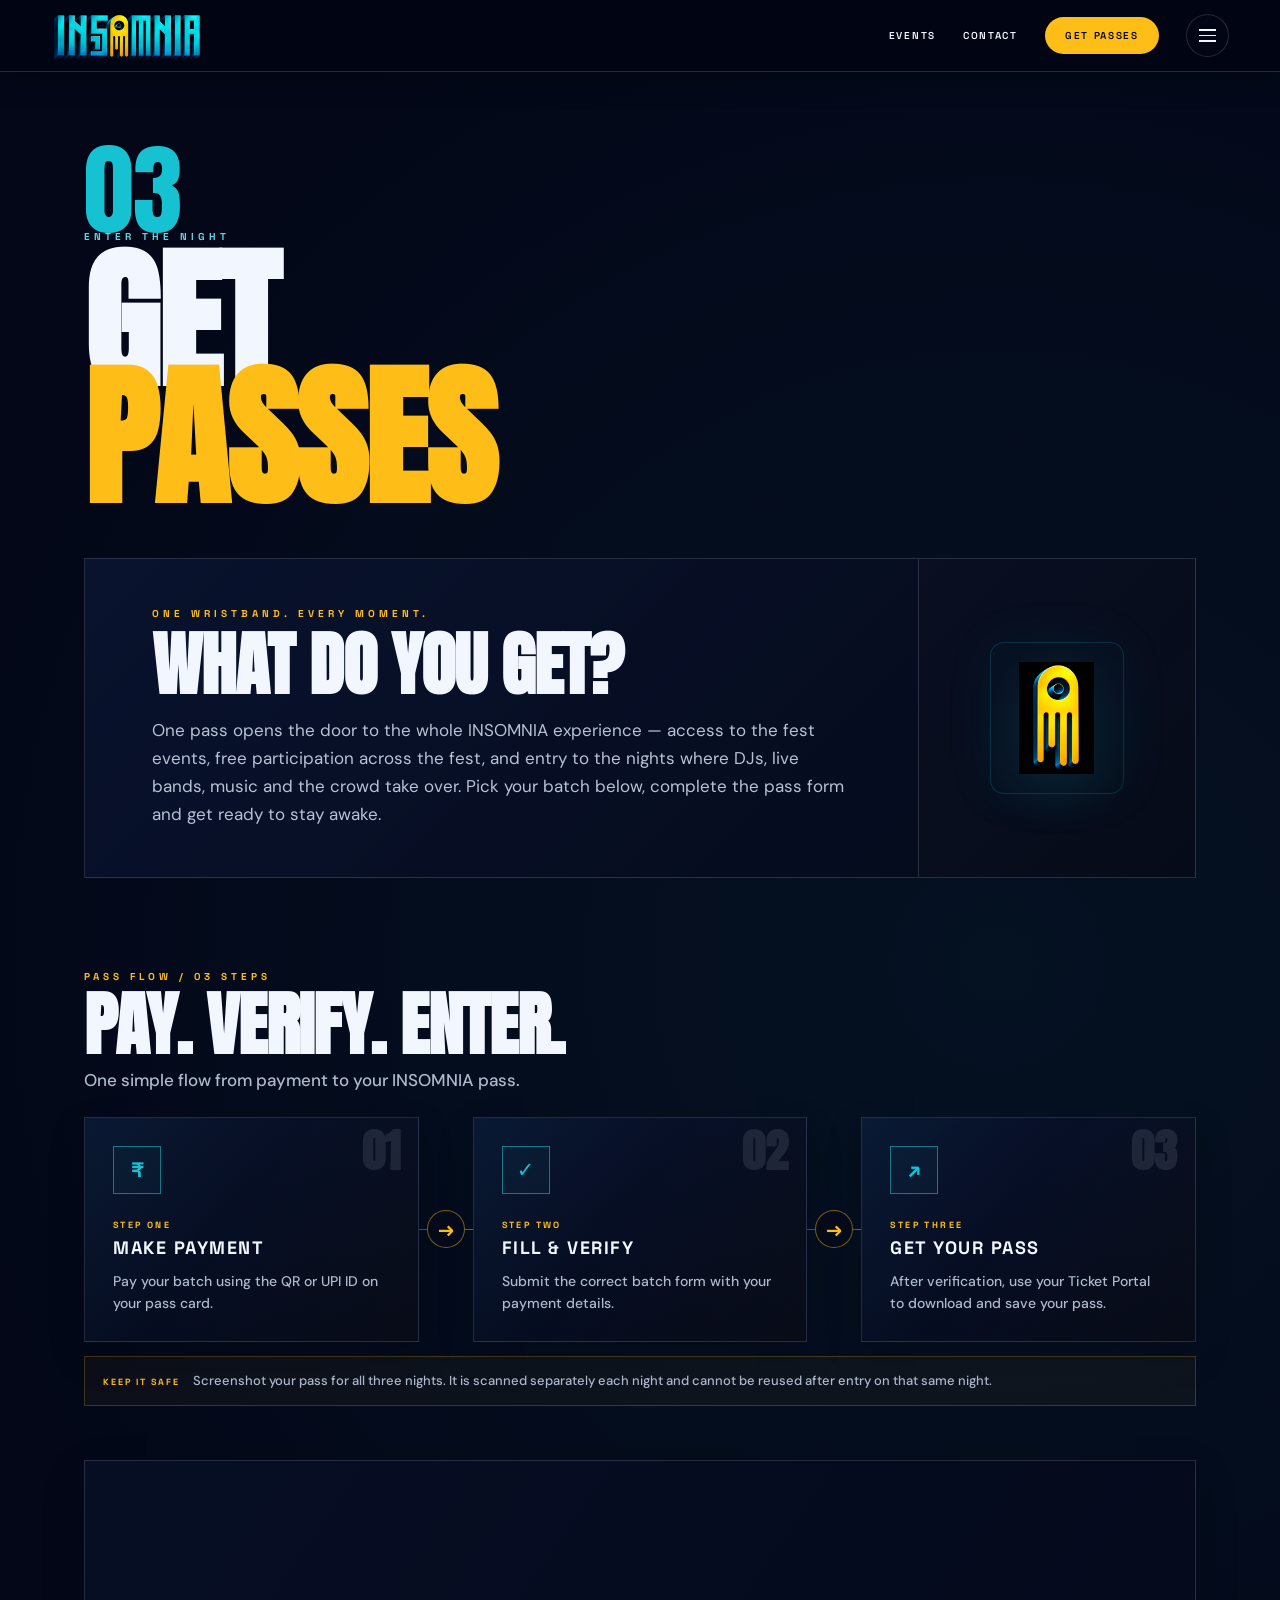
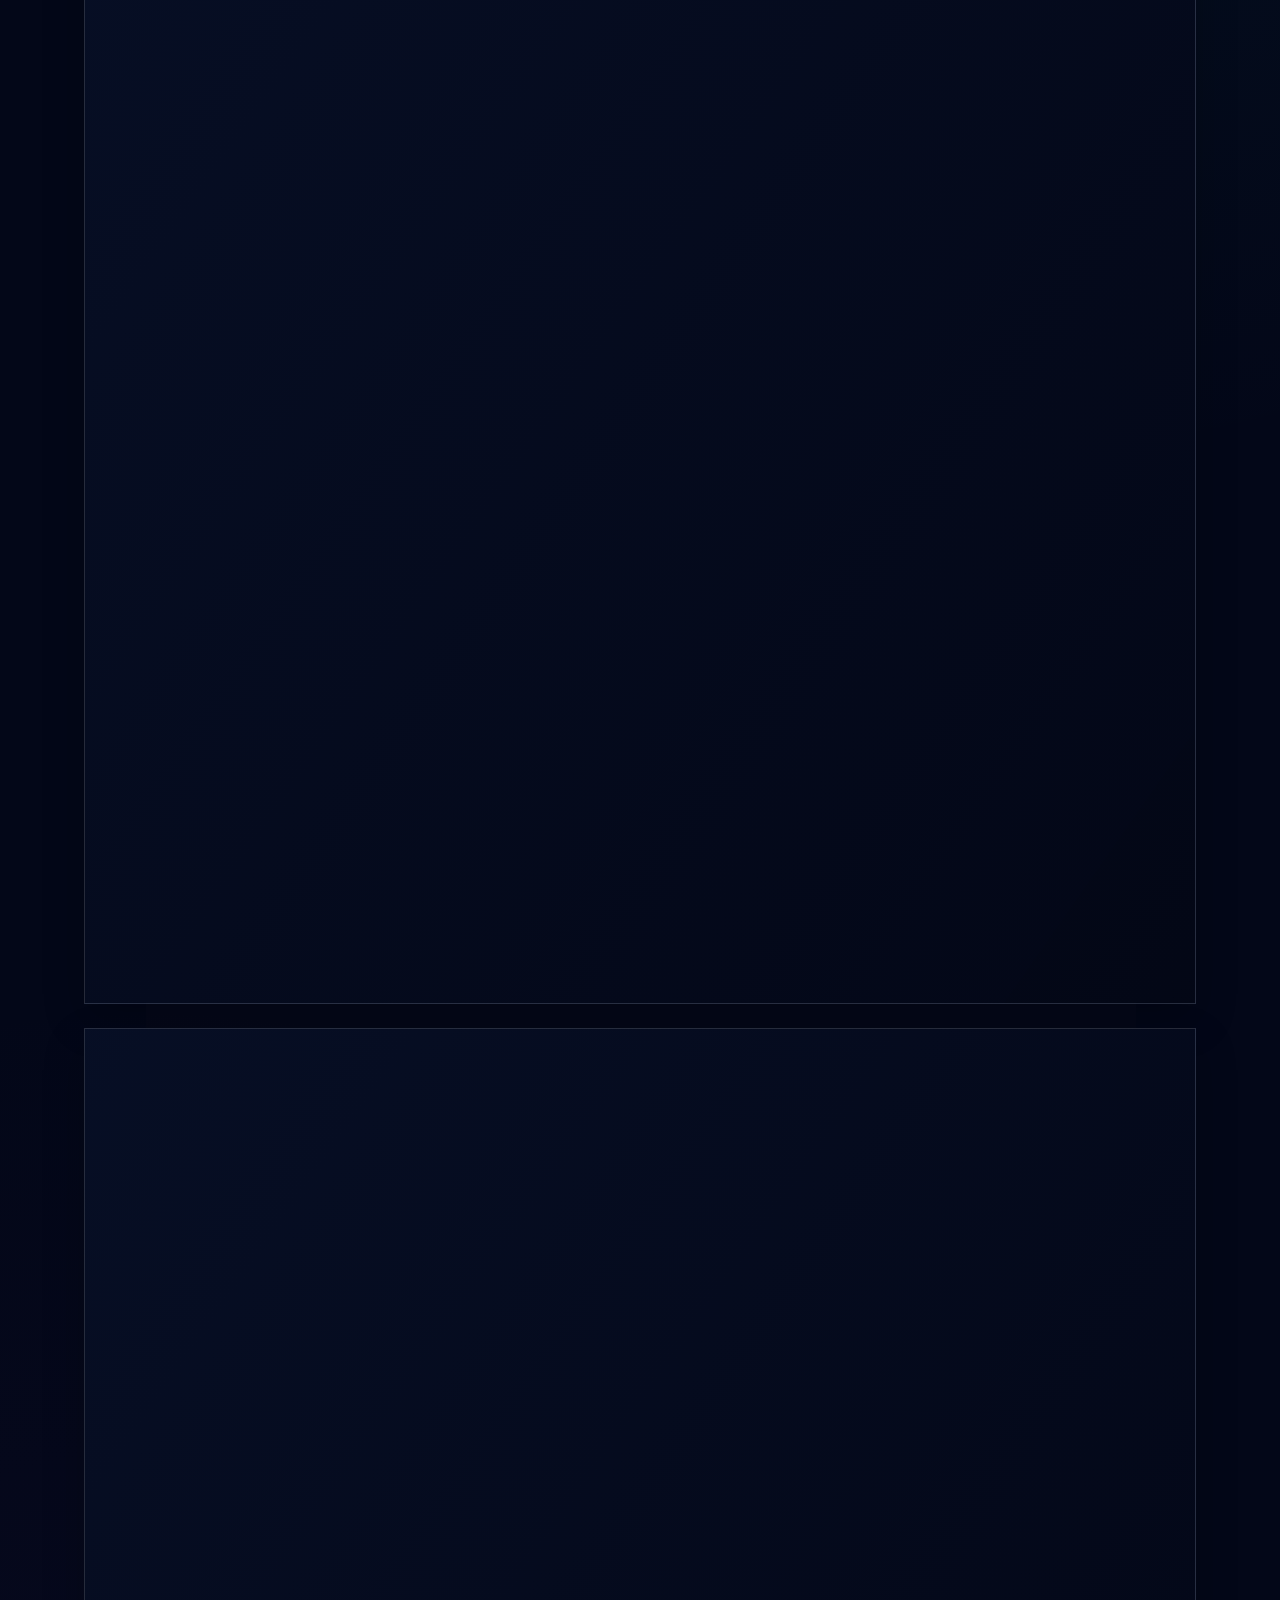
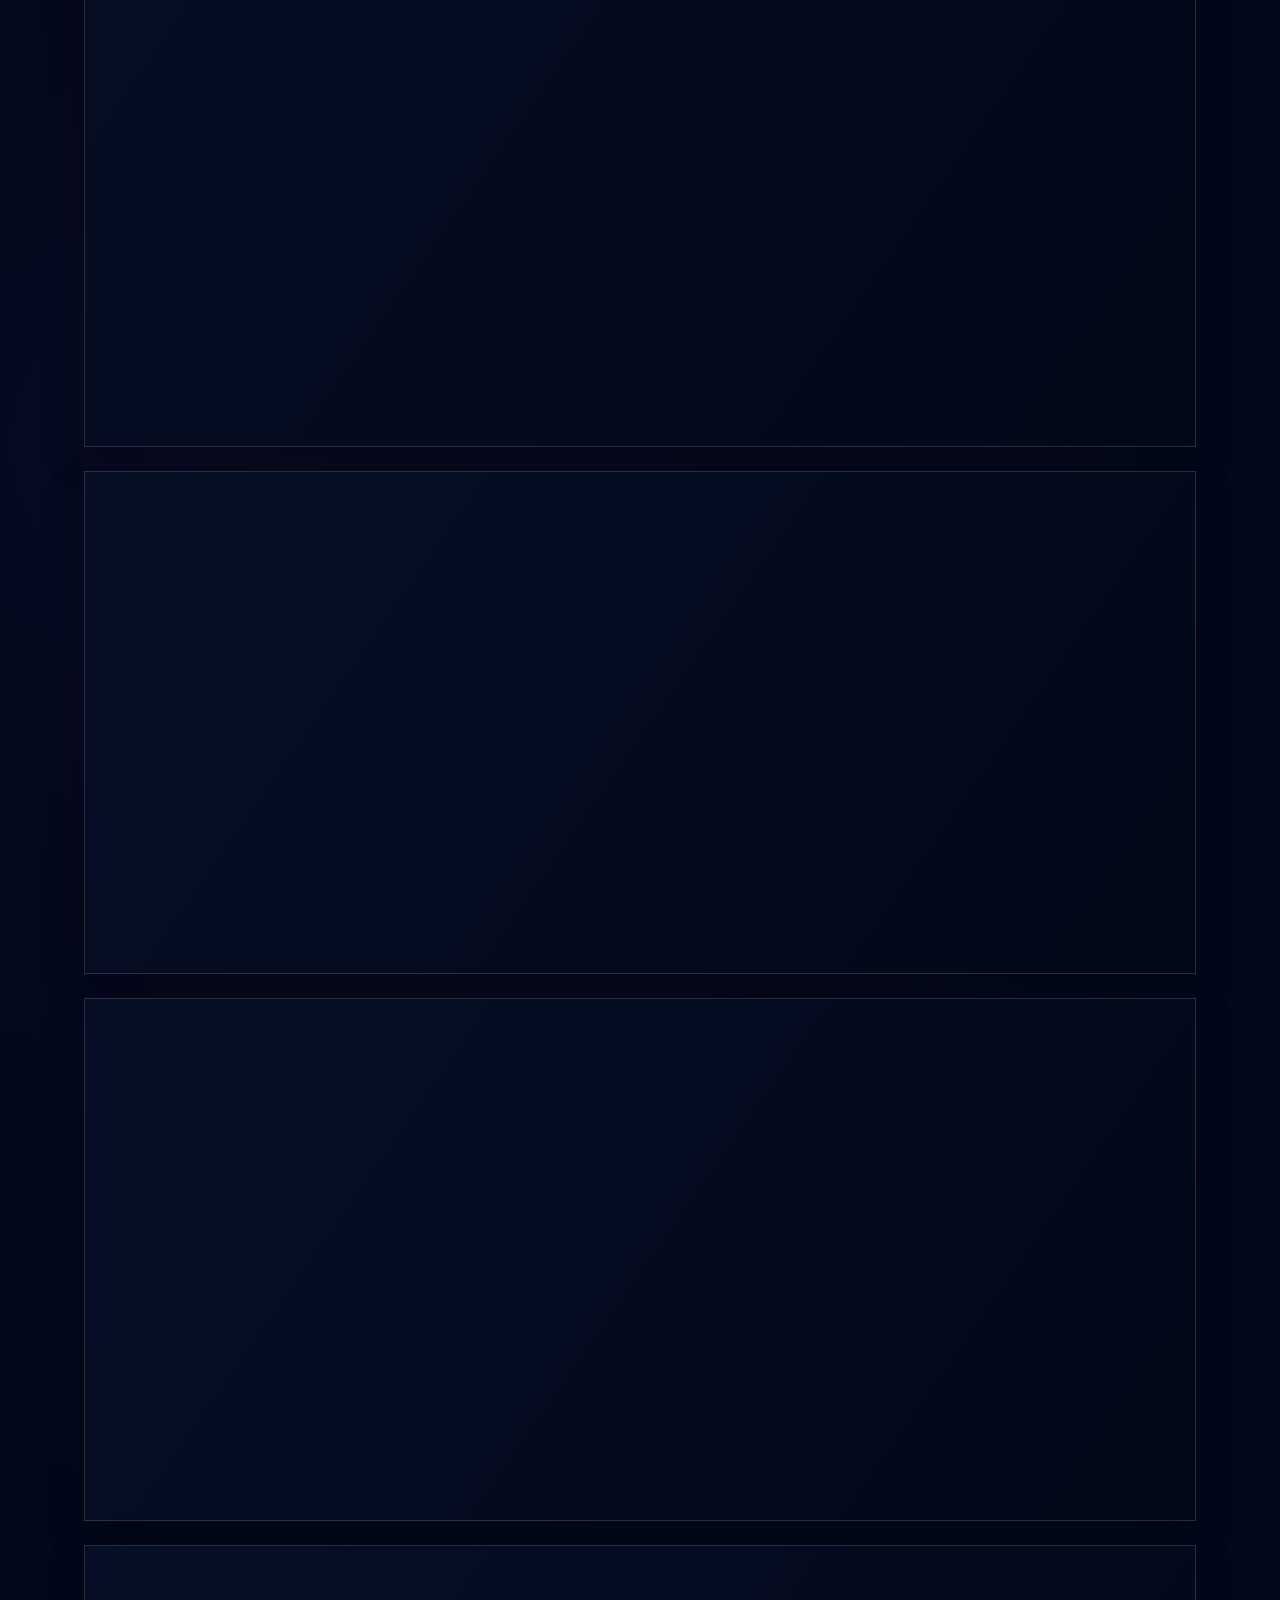
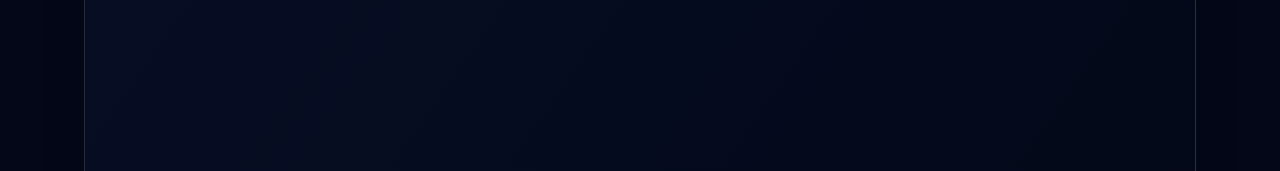
<file: passes.html>
<!doctype html>
<html lang="en">
<head>
  <meta charset="utf-8">
  <meta name="viewport" content="width=device-width,initial-scale=1">
  <meta name="theme-color" content="#05091a">
  <title>Get Passes — INSOMNIA</title>
  <link rel="preconnect" href="https://fonts.googleapis.com">
  <link rel="preconnect" href="https://fonts.gstatic.com" crossorigin>
  <link href="https://fonts.googleapis.com/css2?family=Anton&family=DM+Sans:wght@400;500;600;700&family=Space+Grotesk:wght@400;500;600;700&display=swap" rel="stylesheet">
  <link rel="stylesheet" href="styles.css">
</head>
<body class="simple-page passes-page">
  <div class="grain"></div>

  <header class="nav" id="nav" role="navigation">
    <a class="brand" href="index.html"><img class="brand-logo" src="assets/images/insomnia-header-logo.png" alt="INSOMNIA"></a>
    <nav class="desktop-nav">
      <a href="events.html">Events</a>
      <a href="contact.html">Contact</a>
      <a class="nav-pass" href="passes.html">Get Passes</a>
      <button class="menu-trigger" data-menu-open aria-label="Open menu"><span></span><span></span><span></span></button>
    </nav>
    <div class="mobile-nav-actions">
      <a class="mobile-pass" href="passes.html">GET PASSES</a>
      <button class="menu-trigger mobile-only" data-menu-open aria-label="Open menu"><span></span><span></span><span></span></button>
    </div>
  </header>

  <main class="passes-main">
    <section class="passes-hero">
      <div class="passes-hero-number">03</div>
      <div class="eyebrow">ENTER THE NIGHT</div>
      <h1 class="passes-mega">GET<br><span>PASSES</span></h1>

      <div class="passes-intro">
        <div class="passes-intro-copy">
          <div class="eyebrow gold">ONE WRISTBAND. EVERY MOMENT.</div>
          <h2>WHAT DO YOU GET?</h2>
          <p>One pass opens the door to the whole INSOMNIA experience — access to the fest events, free participation across the fest, and entry to the nights where DJs, live bands, music and the crowd take over. Pick your batch below, complete the pass form and get ready to stay awake.</p>
        </div>
        <div class="passes-intro-mark"><img src="assets/images/insomnia-icon.png" alt="INSOMNIA"></div>
      </div>
    </section>

    <section class="pass-process" aria-labelledby="pass-flow-title">
      <div class="pass-process-head">
        <div class="eyebrow gold">PASS FLOW / 03 STEPS</div>
        <h2 id="pass-flow-title">PAY. VERIFY. ENTER.</h2>
        <p>One simple flow from payment to your INSOMNIA pass.</p>
      </div>

      <div class="pass-flowchart">
        <div class="flow-node">
          <div class="flow-number">01</div>
          <div class="flow-icon">₹</div>
          <div class="flow-copy">
            <span>STEP ONE</span>
            <strong>MAKE PAYMENT</strong>
            <p>Pay your batch using the QR or UPI ID on your pass card.</p>
          </div>
        </div>
        <div class="flow-connector" aria-hidden="true"><span>→</span></div>
        <div class="flow-node">
          <div class="flow-number">02</div>
          <div class="flow-icon">✓</div>
          <div class="flow-copy">
            <span>STEP TWO</span>
            <strong>FILL &amp; VERIFY</strong>
            <p>Submit the correct batch form with your payment details.</p>
          </div>
        </div>
        <div class="flow-connector" aria-hidden="true"><span>→</span></div>
        <div class="flow-node">
          <div class="flow-number">03</div>
          <div class="flow-icon">↗</div>
          <div class="flow-copy">
            <span>STEP THREE</span>
            <strong>GET YOUR PASS</strong>
            <p>After verification, use your Ticket Portal to download and save your pass.</p>
          </div>
        </div>
      </div>

      <div class="pass-process-note"><span>KEEP IT SAFE</span> Screenshot your pass for all three nights. It is scanned separately each night and cannot be reused after entry on that same night.</div>
    </section>

    <section class="batch-passes" aria-labelledby="batch-passes-title">
      <h2 id="batch-passes-title" class="sr-only">Choose your batch pass</h2>
      <div class="batch-list">
        <article class="batch-card">
          <div class="batch-copy">
            <div class="batch-kicker"><span>PiMS</span> BATCH 2021</div>
            <h3>2021</h3>
            <p class="batch-invite">Your batch. Your night. Your moment to make the final year count — step into INSOMNIA and make memories worth staying awake for.</p>
            <p class="batch-prompt">Fill the <strong>Pass Form</strong> after completing the payment.</p>
            <div class="batch-actions">
              <a class="batch-form-btn" href="https://forms.gle/YqJsG1gcTKteBYFm6" target="_blank" rel="noopener noreferrer">FILL PASS FORM <span>↗</span></a>
              <a class="batch-ticket-btn" href="https://script.google.com/macros/s/AKfycbxxYVG64lggVGCE2OpKAR49jf9AJD_UyXVGoyszL_UDFoMdyRcGCtNxXOw-f8NSQDI8/exec" target="_blank" rel="noopener noreferrer">TICKET PORTAL <span>↗</span></a>
            </div>
          </div>
          <div class="batch-payment">
            <div class="qr-label">SCAN TO PAY · BATCH 2021</div>
            
            <div class="qr-placeholder" aria-label="UPI QR code for Batch 2021"><img src="assets/images/rhythm-qr.jpg" alt="Batch 2021 payment QR code" loading="lazy" decoding="async"></div>
            <div class="upi-row">
              <div><small>UPI ID</small><code>rhythmfupta151020-1@oksbi</code></div>
              <button class="copy-upi" type="button" data-upi="rhythmfupta151020-1@oksbi">COPY</button>
            </div>
          </div>
        </article>

        <article class="batch-card">
          <div class="batch-copy">
            <div class="batch-kicker"><span>PiMS</span> BATCH 2022</div>
            <h3>2022</h3>
            <p class="batch-invite">You have been here long enough to know the campus. Now make it unforgettable — bring your people, claim your pass and own the night.</p>
            <p class="batch-prompt">Fill the <strong>Pass Form</strong> after completing the payment.</p>
            <div class="batch-actions">
              <a class="batch-form-btn" href="https://forms.gle/qLkes8zCbHzd9vhD8" target="_blank" rel="noopener noreferrer">FILL PASS FORM <span>↗</span></a>
              <a class="batch-ticket-btn" href="https://script.google.com/macros/s/AKfycbwB0dnEcJfuYU2BuhW392Ag6k1jNiBkElUHNONDUV3yiEZhxCgCN4KEHr5ZxX7hArw1Fg/exec" target="_blank" rel="noopener noreferrer">TICKET PORTAL <span>↗</span></a>
            </div>
          </div>
          <div class="batch-payment">
            <div class="qr-label">SCAN TO PAY · BATCH 2022</div>
            
            <div class="qr-placeholder" aria-label="UPI QR code for Batch 2022"><img src="assets/images/manya-qr.jpg" alt="Batch 2022 payment QR code" loading="lazy" decoding="async"></div>
            <div class="upi-row">
              <div><small>UPI ID</small><code>manyaloona14@oksbi</code></div>
              <button class="copy-upi" type="button" data-upi="manyaloona14@oksbi">COPY</button>
            </div>
          </div>
        </article>

        <article class="batch-card">
          <div class="batch-copy">
            <div class="batch-kicker"><span>PiMS</span> BATCH 2023</div>
            <h3>2023</h3>
            <p class="batch-invite">The campus is yours for three nights. Gather your crew, step beyond the ordinary and let INSOMNIA become the story you keep talking about.</p>
            <p class="batch-prompt">Fill the <strong>Pass Form</strong> after completing the payment.</p>
            <div class="batch-actions">
              <a class="batch-form-btn" href="https://forms.gle/1rq8oxZzaH3h1Amp9" target="_blank" rel="noopener noreferrer">FILL PASS FORM <span>↗</span></a>
              <a class="batch-ticket-btn" href="https://script.google.com/macros/s/AKfycbxmboxLIS7o920UQZXXkIy45EFs3vWlrl-AaoSVdQgSajhebgARbnAO7euhzEcIW1zm/exec" target="_blank" rel="noopener noreferrer">TICKET PORTAL <span>↗</span></a>
            </div>
          </div>
          <div class="batch-payment">
            <div class="qr-label">SCAN TO PAY · BATCH 2023</div>
            
            <div class="qr-placeholder" aria-label="UPI QR code for Batch 2023"><img src="assets/images/gurman-qr.jpg" alt="Batch 2023 payment QR code" loading="lazy" decoding="async"></div>
            <div class="upi-row">
              <div><small>UPI ID</small><code>gurmansingh2405@okaxis</code></div>
              <button class="copy-upi" type="button" data-upi="gurmansingh2405@okaxis">COPY</button>
            </div>
          </div>
        </article>

        <article class="batch-card">
          <div class="batch-copy">
            <div class="batch-kicker"><span>PiMS</span> BATCH 2024</div>
            <h3>2024</h3>
            <p class="batch-invite">Your time is now. Come for the competitions, stay for the people and lose track of time when the night finally comes alive.</p>
            <p class="batch-prompt">Fill the <strong>Pass Form</strong> after completing the payment.</p>
            <div class="batch-actions">
              <a class="batch-form-btn" href="https://forms.gle/jjP4CiYetoUk5yLR8" target="_blank" rel="noopener noreferrer">FILL PASS FORM <span>↗</span></a>
              <a class="batch-ticket-btn" href="https://script.google.com/macros/s/AKfycbwaKSMXTEKtmld73tuB1TQ5oP0NkVE-h92U9tz_MK7Xmc6FCkvsrB4VtJe0NlOsBLeLow/exec" target="_blank" rel="noopener noreferrer">TICKET PORTAL <span>↗</span></a>
            </div>
          </div>
          <div class="batch-payment">
            <div class="qr-label">SCAN TO PAY · BATCH 2024</div>
            
            <div class="qr-placeholder" aria-label="UPI QR code for Batch 2024"><img src="assets/images/nishant-qr.jpg" alt="Batch 2024 payment QR code" loading="lazy" decoding="async"></div>
            <div class="upi-row">
              <div><small>UPI ID</small><code>nishant0159@ptaxis</code></div>
              <button class="copy-upi" type="button" data-upi="nishant0159@ptaxis">COPY</button>
            </div>
          </div>
        </article>

        <article class="batch-card">
          <div class="batch-copy">
            <div class="batch-kicker"><span>PiMS</span> BATCH 2025</div>
            <h3>2025</h3>
            <p class="batch-invite">Start your INSOMNIA story the right way. Bring the energy, meet the crowd and make your first fest nights impossible to forget.</p>
            <p class="batch-prompt">Fill the <strong>Pass Form</strong> after completing the payment.</p>
            <div class="batch-actions">
              <a class="batch-form-btn" href="https://forms.gle/QfcgfYv8TqXq7UMT7" target="_blank" rel="noopener noreferrer">FILL PASS FORM <span>↗</span></a>
              <a class="batch-ticket-btn" href="https://script.google.com/macros/s/AKfycbwKFWsCYssImkcCZYdXN6FJ4_CDuunUKIs2IPoLx3Yj9kp68TNvj65lD9USJNtQAi7i2w/exec" target="_blank" rel="noopener noreferrer">TICKET PORTAL <span>↗</span></a>
            </div>
          </div>
          <div class="batch-payment">
            <div class="qr-label">SCAN TO PAY · BATCH 2025</div>
            
            <div class="qr-placeholder" aria-label="UPI QR code for Batch 2025"><img src="assets/images/ishan-qr.jpg" alt="Batch 2025 payment QR code" loading="lazy" decoding="async"></div>
            <div class="upi-row">
              <div><small>UPI ID</small><code>ishank024@ibl</code></div>
              <button class="copy-upi" type="button" data-upi="ishank024@ibl">COPY</button>
            </div>
          </div>
        </article>
      </div>
    </section>

  </main>

  <footer class="footer">
    <div><p>THE OFFICIAL FEST OF PiMS MEDICAL COLLEGE.</p></div>
    <div class="footer-links"><a href="index.html">Home</a><a href="events.html">Events</a><a href="passes.html">Get Passes</a><a href="contact.html">Contact</a><a href="https://www.instagram.com/insomnia_pims?stkn=bW84MG8zZ3phZmN6" target="_blank" rel="noopener noreferrer">Instagram ↗</a></div>
    <div class="footer-signup"><div class="eyebrow">STAY IN THE LOOP</div><h3>JOIN THE<br>INSOMNIA LIST</h3><p>Lineup drops. Early access. Last-minute releases.</p></div>
    <div class="footer-bottom footer-credit"><span class="footer-built">Built by Arnav Bansal (Batch 2022)</span><a class="developer-instagram" href="#" data-developer-instagram target="_blank" rel="noopener noreferrer" aria-label="Developer Instagram">INSTAGRAM ↗</a><span class="footer-club">Digital Club, PiMS</span><span class="footer-copyright">© 2026 INSOMNIA — PiMS Medical College. All rights reserved.</span></div>
  </footer>

  <div class="copy-toast" id="copyToast" role="status" aria-live="polite">UPI COPIED</div>

  <div class="menu-overlay" id="menuOverlay">
    <button class="menu-close" data-menu-close>×</button>
    <div class="menu-inner"><div class="eyebrow">INSOMNIA / NAVIGATION</div><a href="index.html">HOME <span>↗</span></a><a href="events.html">EVENTS <span>↗</span></a><a href="events.html?category=mr-miss-insomnia">MR &amp; MISS INSOMNIA <span>↗</span></a><a href="passes.html">GET PASSES <span>↗</span></a><a href="contact.html">CONTACT <span>↗</span></a></div>
  </div>

  <script src="app.js"></script>
</body>
</html>
</file>
<file: styles.css>
:root{--bg:#030716;--bg2:#050a1c;--ink:#f2f6ff;--muted:#9ba8c2;--line:rgba(230,240,255,.15);--yellow:#ffbd18;--cyan:#16c1d2;--pink:#ff6974;--purple:#a993ff;--orange:#ff8a4c;--cream:#f0eadb;--black:#050814;--display:'Oswald',sans-serif;--ui:'Lexend',sans-serif;--body:'Nunito',sans-serif}*{box-sizing:border-box}html{scroll-behavior:smooth;background:var(--bg)}body{margin:0;background:var(--bg);color:var(--ink);font-family:var(--body);overflow-x:hidden}a{text-decoration:none;color:inherit}button,input{font:inherit}.grain{position:fixed;inset:0;pointer-events:none;z-index:1000;opacity:.055;background-image:url("data:image/svg+xml,%3Csvg viewBox='0 0 180 180' xmlns='http://www.w3.org/2000/svg'%3E%3Cfilter id='n'%3E%3CfeTurbulence type='fractalNoise' baseFrequency='.8' numOctaves='3' stitchTiles='stitch'/%3E%3C/filter%3E%3Crect width='100%25' height='100%25' filter='url(%23n)' opacity='.7'/%3E%3C/svg%3E")}.nav{height:72px;position:fixed!important;top:0!important;left:0!important;right:0!important;z-index:9999!important;display:flex;align-items:center;justify-content:space-between;padding:7px clamp(16px,3vw,42px);border-bottom:1px solid rgba(255,255,255,.13);background:rgba(2,6,20,.82);backdrop-filter:blur(18px) saturate(125%);-webkit-backdrop-filter:blur(18px) saturate(125%);transition:background .35s ease,height .35s ease,box-shadow .35s ease;isolation:isolate;overflow:hidden}.nav.scrolled{background:rgba(2,6,20,.96);height:64px;box-shadow:0 8px 30px rgba(0,0,0,.28)}.brand{display:flex;align-items:center;justify-content:flex-start;width:auto;height:56px;min-width:0;flex:0 0 auto;position:relative;z-index:2;overflow:hidden}.brand img,.brand-logo{display:block;width:170px!important;height:54px!important;max-width:170px!important;max-height:54px!important;object-fit:contain!important;object-position:left center!important;margin:0!important;padding:0!important;flex:none}.desktop-nav{display:flex;align-items:center;justify-content:flex-end;gap:27px;font:600 10px var(--ui);text-transform:uppercase;letter-spacing:1.7px;position:relative;z-index:3}.desktop-nav>a{transition:.25s}.desktop-nav>a:hover{color:var(--yellow)}.nav-pass,.gold-btn{background:var(--yellow);color:#050814!important;border-radius:999px}.nav-pass{padding:12px 20px}.menu-trigger{width:43px;height:43px;border-radius:50%;border:1px solid var(--line);background:rgba(3,7,22,.72);display:grid;place-content:center;gap:4px;cursor:pointer;flex:0 0 auto}.menu-trigger span{display:block;width:17px;height:1.5px;background:var(--ink);transition:.3s}.mobile-only{display:none}.hero{height:100svh;min-height:700px;position:relative;overflow:hidden;background:#020512}.hero-poster{position:absolute;inset:0;width:100%;height:100%;object-fit:cover;object-position:center center}.hero-shade{position:absolute;inset:0;background:linear-gradient(180deg,rgba(0,0,0,.12) 0%,rgba(0,0,0,.05) 52%,rgba(1,4,14,.82) 100%)}.hero-copy{position:absolute;left:6vw;bottom:9vh;z-index:2}.hero-kicker,.eyebrow{font:700 10px var(--ui);letter-spacing:4px;text-transform:uppercase;color:#62d4df}.hero-copy h1{font:700 clamp(58px,8vw,125px) var(--display);line-height:.84;margin:12px 0 25px;letter-spacing:-1px;text-transform:uppercase}.hero-copy h1 em{font-style:normal;color:var(--yellow)}.gold-btn,.dark-btn,.text-link{display:inline-flex;align-items:center;gap:14px}.gold-btn{padding:13px 20px;font:700 10px var(--ui);letter-spacing:1.4px}.gold-btn span,.text-link span{font-size:16px}.hero-edge{position:absolute;z-index:3;right:17px;bottom:22px;writing-mode:vertical-rl;font:700 7px var(--ui);letter-spacing:2.5px;color:#b6c2d6}.hero-edge b{color:var(--yellow);font-size:15px;margin-top:8px}.ticker{height:52px;overflow:hidden;border-block:1px solid var(--line);background:#050a19;display:flex;align-items:center}.ticker-track{display:flex;align-items:center;gap:25px;white-space:nowrap;font:700 9px var(--ui);letter-spacing:2px;animation:marquee 24s linear infinite}.ticker i{font-style:normal;color:var(--yellow)}@keyframes marquee{to{transform:translateX(-50%)}}.scene{position:relative;overflow:hidden}.world{height:105vh;min-height:760px;background:#020715}.world-bg,.world-stars,.world-clouds,.world-city,.closing-bg{position:absolute;inset:-8%;background-position:center;background-size:cover;background-repeat:no-repeat;will-change:transform}.world-bg{background-image:url('assets/images/cosmic-background.png');filter:saturate(.9) brightness(.72)}.world-stars{background-image:radial-gradient(circle at 25% 28%,#fff 0 1px,transparent 1.8px),radial-gradient(circle at 76% 20%,#fff 0 1px,transparent 1.8px),radial-gradient(circle at 60% 60%,rgba(255,188,24,.9) 0 1px,transparent 1.7px);background-size:310px 260px,370px 320px,430px 390px;opacity:.55}.world-clouds{background-image:url('assets/images/cosmic-background.png');background-position:center bottom;filter:blur(1px) brightness(.85);opacity:.8}.world-city{background-image:url('assets/images/cosmic-background.png');background-position:center bottom;filter:brightness(.95);opacity:.72}.world:after{content:"";position:absolute;inset:0;background:radial-gradient(circle at 50% 45%,transparent 0 28%,rgba(3,7,22,.34) 65%,rgba(3,7,22,.7) 100%)}.world-copy{position:relative;z-index:3;height:100%;display:grid;place-content:center;text-align:center;max-width:980px;margin:auto;padding:100px 25px 140px}.display{font:700 clamp(65px,10vw,145px)/.79 var(--display);letter-spacing:-2px;margin:18px 0;text-transform:uppercase}.display span{color:var(--cyan)}.lead{max-width:630px;margin:22px auto 27px;color:#aab5c9;font-size:15px;line-height:1.65}.text-link{color:var(--yellow);font:700 10px var(--ui);letter-spacing:2px;border-bottom:1px solid rgba(255,189,24,.6);padding-bottom:9px}.section{padding:120px 5vw}.events-preview{background:linear-gradient(180deg,#030716,#050a1c)}.section-head{max-width:1280px;margin:0 auto 55px;display:flex;align-items:flex-end;gap:18px}.section-no,.simple-number{font:400 clamp(55px,8vw,100px)/.8 var(--display);color:rgba(255,255,255,.09)}.section-head h2{font:700 clamp(70px,9vw,125px)/.75 var(--display);margin:7px 0 0;letter-spacing:-1px}.category-grid{max-width:1280px;margin:auto;display:grid;grid-template-columns:repeat(2,minmax(0,1fr));gap:22px}.category-card{position:relative;min-height:260px;padding:25px 26px 24px;border:2px solid #050814;color:#050814;box-shadow:12px 13px 0 #02030a;overflow:hidden;transition:transform .45s cubic-bezier(.2,.8,.2,1),box-shadow .45s}.category-card.yellow{background:var(--yellow)}.category-card.cyan{background:var(--cyan)}.category-card.pink{background:var(--pink)}.category-card.purple{background:var(--purple)}.category-card.orange{background:var(--orange)}.category-card.cream{background:var(--cream)}.category-card.tilt-r{transform:rotate(1.2deg)}.category-card.tilt-l{transform:rotate(-1.2deg)}.category-card:hover{transform:translateY(-10px) rotate(0)!important;box-shadow:17px 19px 0 #02030a}.card-top{display:flex;justify-content:space-between;align-items:center}.category-icon{width:58px;height:58px;border:2px solid currentColor;background:rgba(255,255,255,.65);box-shadow:5px 6px 0 #050814;display:grid;place-items:center;flex:none}.category-icon svg{width:29px;height:29px;fill:none;stroke:currentColor;stroke-width:1.7;stroke-linecap:round;stroke-linejoin:round}.count{background:#050814;color:#fff;padding:9px 12px;font:700 8px var(--ui);letter-spacing:1.5px}.category-card h3{font:700 clamp(43px,5vw,67px)/.82 var(--display);margin:36px 0 13px;letter-spacing:.2px}.category-card p{font:600 13px/1.55 var(--body);max-width:88%;margin:0}.card-arrow{position:absolute;right:26px;bottom:24px;font:700 10px var(--ui);letter-spacing:1.2px}.card-arrow b{font-size:17px}.card-glow{position:absolute;width:220px;height:220px;border-radius:50%;background:rgba(255,255,255,.16);filter:blur(45px);right:-90px;bottom:-100px;transition:.5s}.category-card:hover .card-glow{transform:scale(1.6)}.section-link{display:flex;width:max-content;margin:42px auto 0}.spotlight{background:#040819}.spotlight-feature{max-width:1280px;margin:auto;display:grid;grid-template-columns:1fr 1fr;border:1px solid var(--line);background:rgba(6,11,29,.72);min-height:420px;overflow:hidden}.spotlight-poster{display:grid;place-content:center;text-align:center;font:700 clamp(55px,7vw,95px)/.8 var(--display);color:rgba(150,170,200,.25);border-right:1px solid var(--line);position:relative}.spotlight-poster:before{content:"";position:absolute;inset:12%;background:radial-gradient(circle,rgba(25,193,210,.12),transparent 65%);filter:blur(20px)}.spotlight-poster div{font:700 8px var(--ui);letter-spacing:2px;margin-top:35px;color:rgba(220,230,245,.35)}.spotlight-copy{padding:52px}.gold{color:var(--yellow)}.spotlight-copy h3{font:700 clamp(65px,8vw,120px)/.73 var(--display);margin:20px 0}.spotlight-copy p{color:var(--muted);max-width:420px;line-height:1.6}.night-grid{max-width:1280px;margin:18px auto 0;display:grid;grid-template-columns:repeat(4,1fr);gap:14px}.night-card{min-height:175px;border:1px solid var(--line);background:linear-gradient(145deg,rgba(16,27,61,.72),rgba(4,8,23,.95));padding:18px;display:flex;flex-direction:column;justify-content:space-between;transition:.35s}.night-card:hover{transform:translateY(-8px);border-color:rgba(255,189,24,.5)}.night-card span{font:400 60px/.8 var(--display);color:#243250}.night-card strong{font:700 12px var(--ui);letter-spacing:2px}.night-card small{font:700 9px var(--ui);letter-spacing:2px;color:var(--yellow)}.closing{min-height:62vh;display:grid;place-items:center;background:#020614}.closing-bg{background-image:url('assets/images/cosmic-background.png');filter:brightness(.72);opacity:.75}.closing:after{content:"";position:absolute;inset:0;background:linear-gradient(180deg,rgba(3,7,22,.5),rgba(3,7,22,.86))}.closing-inner{position:relative;z-index:2;text-align:center}.closing-inner img{width:min(390px,60vw);max-height:150px;object-fit:contain;mix-blend-mode:screen}.closing-inner p{font:700 9px var(--ui);letter-spacing:3.5px;color:#5ed2df;margin:17px 0 23px}.button-row{display:flex;justify-content:center;gap:10px}.dark-btn{padding:12px 20px;border:1px solid var(--line);border-radius:999px;font:700 10px var(--ui);letter-spacing:1.2px}.footer{background:#02040d;border-top:1px solid var(--line);padding:70px 5vw 25px;display:grid;grid-template-columns:1fr .65fr 1.1fr;gap:55px}.footer-logo{width:190px;mix-blend-mode:screen}.footer p{color:var(--muted);font-size:13px;line-height:1.6}.footer-links{display:flex;flex-direction:column;gap:13px;font:600 11px var(--ui)}.footer-links a:hover{color:var(--yellow)}.footer-signup h3{font:700 46px/.82 var(--display);margin:10px 0}.footer-signup form{display:flex;max-width:440px;border:1px solid var(--line);border-radius:999px;overflow:hidden;margin-top:20px}.footer-signup input{flex:1;min-width:0;background:transparent;color:#fff;border:0;outline:0;padding:14px 18px}.footer-signup button{width:58px;border:0;background:var(--yellow);color:#050814;font-size:20px}.footer-bottom{grid-column:1/-1;border-top:1px solid var(--line);padding-top:20px;display:flex;justify-content:space-between;gap:20px;color:#6f7c94;font:500 9px var(--ui)}.menu-overlay{position:fixed;inset:0;z-index:900;background:rgba(2,5,16,.985);display:grid;place-items:center;opacity:0;visibility:hidden;transition:.45s}.menu-overlay.open{opacity:1;visibility:visible}.menu-close{position:absolute;right:4vw;top:18px;border:1px solid var(--line);background:transparent;color:#fff;border-radius:50%;width:45px;height:45px;font-size:28px;cursor:pointer}.menu-inner{width:min(1100px,88vw);display:flex;flex-direction:column}.menu-inner>a{font:700 clamp(43px,7vw,95px)/.84 var(--display);border-bottom:1px solid var(--line);padding:16px 0;display:flex;justify-content:space-between;transition:.3s}.menu-inner>a:hover{color:var(--yellow);padding-left:15px}
/* EVENTS */.events-page{background:#030716}.events-shell{min-height:100vh;padding:140px 4vw 110px;background:linear-gradient(180deg,rgba(3,7,22,.72),rgba(3,7,22,.96)),url('assets/images/cosmic-background.png') center/cover fixed}.events-hero{text-align:center;max-width:900px;margin:auto}.mega{font:700 clamp(92px,14vw,190px)/.72 var(--display);letter-spacing:-2px;margin:20px 0;text-transform:uppercase}.events-hero p{max-width:680px;margin:auto;color:var(--muted);line-height:1.65;font-size:14px}.category-tabs{max-width:1280px;margin:55px auto 48px;display:flex;gap:10px;justify-content:center;flex-wrap:wrap}.category-tab{border:1px solid rgba(230,240,255,.2);background:rgba(2,7,20,.7);border-radius:999px;padding:13px 18px;font:700 9px var(--ui);letter-spacing:1.4px;transition:.3s;white-space:nowrap}.category-tab:hover,.category-tab.active{background:var(--yellow);color:#050814;border-color:var(--yellow);transform:translateY(-3px)}.event-browser{max-width:1280px;margin:auto}.events-heading{display:flex;align-items:flex-end;justify-content:space-between;padding-bottom:20px;border-bottom:1px solid var(--line);margin-bottom:30px}.heading-with-icon{display:flex;align-items:center;gap:18px}.heading-with-icon .category-icon{width:68px;height:68px}.events-heading h2{font:700 clamp(58px,7vw,100px)/.74 var(--display);margin:8px 0 0;max-width:850px}.events-heading>span{font:700 10px var(--ui);letter-spacing:2.5px;color:var(--cyan);padding-bottom:5px}.event-grid{display:grid;grid-template-columns:repeat(2,minmax(0,1fr));gap:30px}.event-card{background:var(--yellow);color:#050814;border:3px solid #02030a;padding:14px;box-shadow:12px 13px 0 #02030a;display:grid;grid-template-columns:38% 1fr;gap:18px;transform:rotate(1.15deg);transition:transform .45s,box-shadow .45s;position:relative;overflow:hidden}.event-card:nth-child(6n+2){background:var(--cyan)}.event-card:nth-child(6n+3){background:var(--pink)}.event-card:nth-child(6n+4){background:var(--purple)}.event-card:nth-child(6n+5){background:var(--cream)}.event-card:nth-child(6n){background:var(--orange)}.event-card:nth-child(even){transform:rotate(-1.15deg)}.event-card:hover{transform:translateY(-10px) rotate(0)!important;box-shadow:18px 20px 0 #02030a}.poster-box{width:100%;aspect-ratio:3/4;border:2px solid #050814;background:#07101e;display:grid;place-items:center;text-align:center;overflow:hidden;position:relative}.poster-box:after{content:"";position:absolute;inset:0;background:linear-gradient(135deg,rgba(255,255,255,.05),transparent 50%)}.poster-word{position:relative;z-index:1;color:rgba(235,244,255,.23);font:700 clamp(35px,4vw,65px)/.78 var(--display)}.poster-word small{display:block;font:700 8px var(--ui);letter-spacing:2px;margin-top:25px;color:rgba(235,244,255,.35)}.event-info{display:flex;flex-direction:column;min-width:0;padding:5px 4px 4px}.event-label{font:700 8px var(--ui);letter-spacing:2px;opacity:.55}.event-info h3{font:700 clamp(37px,4.4vw,62px)/.78 var(--display);margin:12px 0 14px;overflow-wrap:anywhere}.event-info p{font:500 14px/1.55 var(--body);margin:0;max-width:500px}.event-meta{display:grid;grid-template-columns:repeat(3,1fr);gap:8px;margin:18px 0}.event-meta span{height:1px;background:rgba(5,8,20,.25)}.register-btn{margin-top:auto;border:0;background:#050814;color:#f6f8ff;padding:14px;font:700 9px var(--ui);letter-spacing:2px;opacity:.85}.register-btn:disabled{cursor:default}
/* SIMPLE */.simple-page{min-height:100vh;background:linear-gradient(180deg,rgba(3,7,22,.65),rgba(3,7,22,.96)),url('assets/images/cosmic-background.png') center/cover fixed}.simple-main{min-height:100vh;padding:145px 7vw 110px;max-width:1300px;margin:auto;position:relative}.simple-main .mega span{color:var(--yellow)}.pass-panel{margin-top:45px;border:1px solid var(--line);background:rgba(4,9,25,.72);padding:55px;display:grid;grid-template-columns:1.4fr .6fr;gap:45px;align-items:center}.pass-panel h2{font:700 clamp(38px,5vw,68px)/.88 var(--display);margin:15px 0}.pass-panel p{max-width:700px;color:#a9b5ca;line-height:1.75}.pass-mark{text-align:center}.pass-mark img{width:min(240px,100%);filter:drop-shadow(0 20px 35px rgba(22,193,210,.18))}.contact-grid{display:grid;grid-template-columns:repeat(3,1fr);gap:18px;margin-top:55px}.contact-card{border:1px solid var(--line);background:rgba(5,10,27,.72);padding:28px;min-height:210px;display:flex;flex-direction:column;justify-content:flex-end;transition:.35s}.contact-card:hover{transform:translateY(-8px);border-color:rgba(255,189,24,.55)}.contact-card span{font:700 9px var(--ui);letter-spacing:2px;color:var(--yellow);margin-bottom:auto}.contact-card strong{font:700 26px var(--display);line-height:.9}.contact-card small{font:500 10px var(--ui);color:#71809b;margin-top:12px;line-height:1.5}
/* REVEAL */.reveal{opacity:0;will-change:transform,opacity}.visible{opacity:1}.contact-main .mega,.pass-panel{transform-origin:left center}
@media(max-width:850px){.nav{height:64px!important;padding:5px 14px!important}.nav.scrolled{height:60px!important}.brand{height:52px;max-width:175px}.brand img,.brand-logo{width:154px!important;height:48px!important;max-width:154px!important;max-height:48px!important}.desktop-nav{display:none}.desktop-nav{display:none}.mobile-only{display:grid}.hero{min-height:680px}.hero-poster{object-position:center center}.hero-copy{left:24px;right:20px;bottom:8vh}.hero-copy h1{font-size:clamp(53px,15vw,79px)}.hero-kicker{font-size:8px;letter-spacing:2.5px}.hero-edge{right:7px;font-size:6px}.ticker{height:48px}.ticker-track{font-size:8px;gap:18px}.world{height:78vh;min-height:650px}.world-copy{padding:70px 22px 130px}.display{font-size:clamp(59px,16vw,83px)}.lead{font-size:12px}.section{padding:88px 18px}.section-head{gap:12px;margin-bottom:38px}.section-head h2{font-size:clamp(58px,16vw,82px)}.section-no{font-size:52px}.category-grid{grid-template-columns:1fr;gap:17px;padding:0 5px}.category-card{min-height:225px;padding:20px 21px;box-shadow:8px 9px 0 #02030a}.category-card h3{font-size:45px;margin:31px 0 12px}.category-card p{font-size:12px;max-width:90%}.category-icon{width:49px;height:49px}.count{font-size:8px}.card-arrow{right:20px;bottom:18px}.spotlight-feature{grid-template-columns:1fr}.spotlight-poster{min-height:240px;border-right:0;border-bottom:1px solid var(--line);font-size:55px}.spotlight-copy{padding:32px 24px}.spotlight-copy h3{font-size:clamp(62px,17vw,90px)}.night-grid{grid-template-columns:1fr 1fr;gap:9px}.night-card{min-height:145px;padding:15px}.night-card span{font-size:52px}.night-card strong{font-size:9px}.night-card small{font-size:8px}.closing{min-height:45vh}.closing-inner img{width:min(62vw,280px)}.footer{grid-template-columns:1fr;gap:30px;padding:48px 20px 20px}.footer-logo{width:180px}.footer-signup h3{font-size:38px}.footer-bottom{flex-direction:column}.menu-inner>a{font-size:46px}.events-shell{padding:110px 14px 75px}.events-hero .mega{font-size:91px}.events-hero p{font-size:12px;padding:0 8px}.category-tabs{justify-content:flex-start;flex-wrap:nowrap;overflow-x:auto;margin:35px -14px 32px;padding:4px 14px 12px;scrollbar-width:none}.category-tabs::-webkit-scrollbar{display:none}.category-tab{flex:0 0 auto;font-size:8px;padding:11px 14px}.events-heading{margin-bottom:20px;padding-bottom:16px}.heading-with-icon{gap:11px;min-width:0}.heading-with-icon .category-icon{width:50px;height:50px}.events-heading h2{font-size:clamp(48px,13vw,66px);max-width:235px}.events-heading>span{font-size:8px;white-space:nowrap}.event-grid{grid-template-columns:1fr;gap:19px;padding:0 4px}.event-card,.event-card:nth-child(even){grid-template-columns:31% minmax(0,1fr);gap:12px;padding:10px;transform:rotate(1.15deg)}.event-card:nth-child(3n){transform:rotate(-1.15deg)}.event-card:hover{transform:translateY(-6px) rotate(0)!important}.poster-box{aspect-ratio:3/4}.poster-word{font-size:27px}.poster-word small{font-size:6px;margin-top:16px}.event-info{padding:2px 1px}.event-label{font-size:6.5px}.event-info h3{font-size:clamp(27px,8.2vw,39px);line-height:.8;margin:7px 0 9px}.event-info p{font-size:10.8px;line-height:1.42;overflow-wrap:anywhere}.event-meta{margin:7px 0 9px;gap:5px}.register-btn{padding:10px 5px;font-size:7.5px;min-height:34px}.simple-main{padding:115px 20px 80px}.simple-main .mega{font-size:94px}.pass-panel{grid-template-columns:1fr;padding:30px 23px;gap:30px}.pass-panel h2{font-size:48px}.pass-panel p{font-size:13px}.pass-mark{display:none}.contact-grid{grid-template-columns:1fr;gap:12px}.contact-card{min-height:165px}}
@media(max-width:390px){.brand-logo{width:153px}.hero-copy h1{font-size:53px}.category-card h3{font-size:42px}.events-hero .mega{font-size:80px}.events-heading h2{font-size:44px}.event-card,.event-card:nth-child(even){grid-template-columns:30% minmax(0,1fr);gap:9px;padding:8px}.event-info h3{font-size:24px}.event-info p{font-size:10px}.simple-main .mega{font-size:80px}}
@media(prefers-reduced-motion:reduce){html{scroll-behavior:auto}.ticker-track{animation:none}.reveal{opacity:1!important;transform:none!important}.layer{transform:none!important}}

body{min-width:0}
.nav .brand img{image-rendering:auto}
@media(max-width:850px){
  .nav{box-shadow:0 5px 24px rgba(0,0,0,.24)}
  .nav .brand{overflow:visible}
  .nav .menu-trigger{width:42px;height:42px}
  .hero{padding-top:0}
}


/* =========================================================
   INSOMNIA V9 — CINEMATIC TYPOGRAPHY + BULLETPROOF NAV
   ========================================================= */
:root{
  --display:'Anton',Impact,sans-serif;
  --ui:'Space Grotesk',system-ui,sans-serif;
  --body:'DM Sans',system-ui,sans-serif;
  --header-h:72px;
}

/* Never allow the hero artwork to cover the fixed navigation. */
html,body{width:100%;max-width:100%;overflow-x:hidden}
body{font-family:var(--body)}
.nav{
  position:fixed !important;
  inset:0 0 auto 0 !important;
  height:var(--header-h) !important;
  width:100% !important;
  z-index:2147483000 !important;
  display:flex !important;
  align-items:center !important;
  justify-content:space-between !important;
  padding:8px clamp(18px,4vw,52px) !important;
  background:rgba(2,6,20,.94) !important;
  border-bottom:1px solid rgba(125,210,235,.20) !important;
  box-shadow:0 8px 30px rgba(0,0,0,.24) !important;
  isolation:isolate !important;
  transform:none !important;
  overflow:visible !important;
}
.nav *{z-index:1}
.nav .brand{
  width:auto !important;
  height:56px !important;
  max-width:190px !important;
  display:flex !important;
  align-items:center !important;
  overflow:visible !important;
}
.nav .brand-logo,.nav .brand img{
  display:block !important;
  width:164px !important;
  height:auto !important;
  max-width:164px !important;
  max-height:50px !important;
  object-fit:contain !important;
  object-position:left center !important;
  margin:0 !important;
  padding:0 !important;
}
.desktop-nav{font-family:var(--ui) !important}
.nav-pass{font-family:var(--ui) !important}
.menu-trigger{position:relative !important;z-index:5 !important}

/* The grain must never visually sit over the navigation. */
.grain{z-index:1000 !important}

/* Cinematic type hierarchy. */
.hero-copy h1,
.display,
.section-head h2,
.events-heading h2,
.category-card h3,
.event-info h3,
.spotlight-copy h3,
.simple-main .mega,
.mega,
.footer-signup h3,
.menu-inner>a{
  font-family:var(--display) !important;
  text-transform:uppercase !important;
  font-weight:400 !important;
  letter-spacing:.5px !important;
}
.eyebrow,.hero-kicker,.desktop-nav,.nav-pass,.text-link,.category-tab,
.count,.event-label,.register-btn,.night-card strong,.night-card small,
.footer-links,.footer-bottom,.footer-signup input,.footer-signup button{
  font-family:var(--ui) !important;
  text-transform:uppercase !important;
}
.hero-copy h1{font-size:clamp(58px,8vw,126px);line-height:.86}
.display{font-size:clamp(66px,10vw,148px);line-height:.82}
.lead,.category-card p,.event-info p,.footer p,.pass-panel p,.events-hero p,
.contact-card small{font-family:var(--body) !important}

/* Tighter vertical rhythm: sections join instead of creating dead gaps. */
.home-page main{display:block}
.world{min-height:720px}
.events-preview.section{padding-top:96px;padding-bottom:105px}
.spotlight.section{padding-top:100px;padding-bottom:95px}
.closing{min-height:54vh}
.footer{padding-top:58px}

/* Stronger scroll choreography without changing the poster itself. */
.scene,.section{will-change:transform}
.category-card,.event-card,.night-card,.spotlight-feature,.section-head{
  will-change:transform,opacity;
}

/* Footer is a real stacked mobile layout, never a clipped desktop grid. */
.footer{
  grid-template-columns:minmax(0,1fr) minmax(150px,.65fr) minmax(0,1.1fr);
  min-width:0;
}
.footer > div{min-width:0}
.footer-logo{max-width:100%;height:auto}
.footer-bottom span{min-width:0;overflow-wrap:anywhere}

/* Mobile: centered, contained, no overlapping typography. */
@media (max-width:850px){
  :root{--header-h:64px}
  body{padding-top:0}
  .nav{
    height:64px !important;
    min-height:64px !important;
    padding:6px 16px !important;
  }
  .nav .brand{
    height:50px !important;
    max-width:180px !important;
  }
  .nav .brand-logo,.nav .brand img{
    width:150px !important;
    max-width:150px !important;
    max-height:44px !important;
  }
  .nav .mobile-only{
    display:grid !important;
    place-items:center !important;
    flex:0 0 42px !important;
  }

  .hero{
    min-height:680px !important;
    height:100svh !important;
  }
  .hero-copy{
    left:24px !important;
    right:24px !important;
    bottom:7.5vh !important;
  }
  .hero-copy h1{
    font-size:clamp(53px,14.5vw,78px) !important;
    line-height:.86 !important;
  }

  .ticker{height:46px !important}
  .ticker-track{font-size:8px !important;letter-spacing:1.8px !important}

  .world{
    height:auto !important;
    min-height:600px !important;
  }
  .world-copy{
    min-height:600px !important;
    padding:70px 22px 72px !important;
    place-content:center !important;
  }
  .display{
    font-size:clamp(52px,14.2vw,76px) !important;
    line-height:.83 !important;
    margin:14px 0 18px !important;
  }
  .lead{
    font-size:12px !important;
    line-height:1.65 !important;
    max-width:350px !important;
    margin:16px auto 24px !important;
  }

  .section{
    padding:72px 18px !important;
  }
  .events-preview.section{
    padding-top:70px !important;
    padding-bottom:78px !important;
  }
  .spotlight.section{
    padding-top:72px !important;
    padding-bottom:70px !important;
  }
  .section-head{
    margin-bottom:30px !important;
    align-items:flex-end !important;
  }
  .section-head h2{
    font-size:clamp(55px,15vw,78px) !important;
    line-height:.78 !important;
  }
  .section-no{font-size:48px !important}

  /* Category cards: same hand-cut tilt as desktop, but contained. */
  .category-grid{
    grid-template-columns:1fr !important;
    gap:18px !important;
    padding:0 5px !important;
  }
  .category-card{
    width:100% !important;
    min-height:215px !important;
    padding:20px 20px 22px !important;
    overflow:hidden !important;
  }
  .category-card h3{
    font-size:clamp(38px,11.5vw,55px) !important;
    line-height:.82 !important;
    margin:29px 0 13px !important;
    max-width:88% !important;
    overflow-wrap:normal !important;
  }
  .category-card p{
    font-size:12px !important;
    line-height:1.48 !important;
    max-width:82% !important;
  }
  .card-arrow{
    right:18px !important;
    bottom:17px !important;
    font-size:9px !important;
  }

  /* Spotlight: compact and joined to closing. */
  .spotlight-feature{
    grid-template-columns:1fr !important;
    min-height:0 !important;
  }
  .spotlight-poster{
    min-height:220px !important;
    font-size:52px !important;
  }
  .spotlight-copy{
    padding:28px 22px !important;
  }
  .spotlight-copy h3{
    font-size:clamp(58px,16vw,84px) !important;
    line-height:.74 !important;
  }
  .night-grid{
    grid-template-columns:1fr 1fr !important;
    gap:9px !important;
    margin-top:14px !important;
  }
  .night-card{
    min-height:132px !important;
    padding:14px !important;
  }
  .night-card span{font-size:48px !important}
  .night-card strong{font-size:9px !important}
  .night-card small{font-size:8px !important}

  .closing{
    min-height:42vh !important;
    padding:65px 20px !important;
  }
  .closing-inner img{
    width:min(62vw,260px) !important;
    max-height:100px !important;
  }

  /* Footer: one column, centered, with credits always visible. */
  .footer{
    display:grid !important;
    grid-template-columns:1fr !important;
    gap:30px !important;
    padding:46px 20px 22px !important;
    text-align:left !important;
  }
  .footer > div:first-child{
    display:flex !important;
    flex-direction:column !important;
    align-items:flex-start !important;
  }
  .footer-logo{width:165px !important}
  .footer-links{
    display:flex !important;
    flex-direction:column !important;
    gap:12px !important;
    width:100% !important;
  }
  .footer-signup{width:100% !important}
  .footer-signup h3{
    font-size:clamp(38px,11vw,52px) !important;
    line-height:.82 !important;
  }
  .footer-signup form{width:100% !important}
  .footer-bottom{
    grid-column:1 !important;
    display:flex !important;
    flex-direction:column !important;
    gap:12px !important;
    text-align:left !important;
    line-height:1.45 !important;
    padding-top:18px !important;
  }

  /* Events mobile: poster and copy are separate columns; copy never sits on poster. */
  .events-shell{
    padding:104px 14px 60px !important;
  }
  .events-heading h2{
    font-size:clamp(45px,12.5vw,65px) !important;
    line-height:.78 !important;
    max-width:230px !important;
  }
  .event-grid{
    grid-template-columns:1fr !important;
    gap:21px !important;
    padding:0 5px !important;
  }
  .event-card,.event-card:nth-child(even),.event-card:nth-child(3n){
    display:grid !important;
    grid-template-columns:minmax(105px,31%) minmax(0,1fr) !important;
    align-items:stretch !important;
    gap:13px !important;
    padding:10px !important;
    overflow:hidden !important;
  }
  .poster-box{
    min-width:0 !important;
    width:100% !important;
    aspect-ratio:3/4 !important;
  }
  .event-info{
    min-width:0 !important;
    width:100% !important;
    overflow:hidden !important;
    padding:2px 0 !important;
  }
  .event-info h3{
    font-size:clamp(25px,7.6vw,38px) !important;
    line-height:.82 !important;
    margin:7px 0 9px !important;
    max-width:100% !important;
    overflow-wrap:anywhere !important;
    word-break:normal !important;
  }
  .event-info p{
    font-size:10.5px !important;
    line-height:1.42 !important;
    max-width:100% !important;
    overflow-wrap:anywhere !important;
  }
  .event-meta{margin:8px 0 10px !important}
  .register-btn{
    width:100% !important;
    min-height:35px !important;
    padding:9px 5px !important;
  }
}

@media (max-width:390px){
  .nav .brand-logo,.nav .brand img{width:140px !important;max-width:140px !important}
  .hero-copy{left:20px !important;right:20px !important}
  .hero-copy h1{font-size:51px !important}
  .category-card h3{font-size:40px !important}
  .event-card,.event-card:nth-child(even),.event-card:nth-child(3n){
    grid-template-columns:minmax(98px,30%) minmax(0,1fr) !important;
    gap:10px !important;
  }
  .event-info h3{font-size:23px !important}
  .event-info p{font-size:9.7px !important}
}


/* =========================================================
   INSOMNIA V10 FINAL — READABILITY / RHYTHM / CARD SYSTEM
   ========================================================= */

/* ---- GLOBAL READABILITY ---- */
:root{
  --display:'Anton', Impact, sans-serif;
  --ui:'Space Grotesk', system-ui, sans-serif;
  --body:'DM Sans', system-ui, sans-serif;
}

body{font-family:var(--body)!important}

.lead,
.category-card p,
.event-info p,
.footer p,
.pass-panel p,
.events-hero p,
.contact-card small{
  font-family:var(--body)!important;
  font-size:clamp(15px,1.25vw,18px)!important;
  line-height:1.7!important;
  letter-spacing:.05px;
}

/* ---- HOME: REMOVE THE LARGE DESKTOP DEAD ZONE ---- */
@media(min-width:851px){
  .world{
    height:72vh!important;
    min-height:610px!important;
  }
  .world-copy{
    padding:70px 25px 80px!important;
  }
  .events-preview.section{
    padding-top:78px!important;
    padding-bottom:82px!important;
  }
  .spotlight.section{
    padding-top:82px!important;
    padding-bottom:78px!important;
  }

  /* Discovery/category cards: much more readable at desktop width. */
  .category-card{
    min-height:300px!important;
    padding:28px 30px 27px!important;
  }
  .category-card h3{
    font-size:clamp(48px,4.5vw,68px)!important;
    line-height:.86!important;
    white-space:nowrap!important;
    margin:38px 0 17px!important;
  }
  .category-card p{
    font-size:16px!important;
    line-height:1.58!important;
    max-width:92%!important;
  }

  /* Event cards return to the larger V5-style footprint. */
  .event-grid{
    gap:34px!important;
  }
  .event-card{
    min-height:455px!important;
    padding:18px!important;
    grid-template-columns:37% minmax(0,1fr)!important;
    gap:22px!important;
  }
  .poster-box{
    height:100%!important;
    aspect-ratio:auto!important;
    min-height:415px!important;
  }
  .event-info{
    padding:8px 8px 7px!important;
  }
  .event-info h3{
    font-size:clamp(43px,4vw,62px)!important;
    line-height:.86!important;
    margin:14px 0 17px!important;
  }
  .event-info p{
    font-size:16px!important;
    line-height:1.62!important;
    max-width:560px!important;
  }
  .event-label{
    font-size:10px!important;
  }
  .register-btn{
    padding:16px!important;
    font-size:10px!important;
  }

  /* Pass page: push the title below the fixed navigation. */
  .simple-main{
    padding-top:185px!important;
    padding-bottom:95px!important;
  }
  .simple-main .mega{
    font-size:clamp(115px,12vw,175px)!important;
    line-height:.75!important;
    margin-top:16px!important;
  }
  .pass-panel{
    margin-top:52px!important;
    padding:58px!important;
    gap:55px!important;
  }
  .pass-panel h2{
    font-size:clamp(48px,4.8vw,72px)!important;
  }
  .pass-panel p{
    font-size:17px!important;
    line-height:1.8!important;
    max-width:760px!important;
  }
  .pass-mark img{
    width:min(270px,100%)!important;
  }

  /* Footer: larger, centered, no newsletter input. */
  .footer{
    grid-template-columns:1fr!important;
    gap:27px!important;
    padding:72px 5vw 32px!important;
    text-align:center!important;
    justify-items:center!important;
  }
  .footer>div:first-child{
    display:flex!important;
    flex-direction:column!important;
    align-items:center!important;
  }
  .footer-logo{width:225px!important}
  .footer p{
    font-size:17px!important;
    margin-top:20px!important;
  }
  .footer-links{
    align-items:center!important;
    gap:17px!important;
    font-size:15px!important;
  }
  .footer-signup{
    width:min(760px,100%)!important;
  }
  .footer-signup .eyebrow{
    font-size:12px!important;
  }
  .footer-signup h3{
    font-size:clamp(54px,6vw,82px)!important;
    line-height:.82!important;
    margin:14px 0 20px!important;
  }
  .footer-signup p{
    font-size:17px!important;
    margin:0!important;
  }
  .footer-signup form{display:none!important}
  .footer-bottom{
    width:100%!important;
    justify-content:center!important;
    align-items:center!important;
    flex-direction:column!important;
    gap:13px!important;
    text-align:center!important;
    font-size:12px!important;
    line-height:1.6!important;
  }
}

/* ---- MOBILE: EQUAL EVENT CARD GEOMETRY ---- */
@media(max-width:850px){
  /* Home discovery copy is deliberately readable, not tiny. */
  .category-card{
    min-height:235px!important;
  }
  .category-card h3{
    white-space:nowrap!important;
    font-size:clamp(39px,11vw,54px)!important;
    line-height:.86!important;
  }
  .category-card p{
    font-size:14px!important;
    line-height:1.55!important;
    max-width:92%!important;
  }

  /* The night section stays compact on mobile; desktop alone gets the big reduction. */
  .world{min-height:600px!important}

  /* Events page: every event card has exactly the same outer height. */
  .event-grid{
    gap:24px!important;
  }
  .event-card,
  .event-card:nth-child(even),
  .event-card:nth-child(3n){
    height:310px!important;
    min-height:310px!important;
    box-sizing:border-box!important;
    grid-template-columns:31% minmax(0,1fr)!important;
    grid-template-rows:1fr!important;
    align-items:stretch!important;
    gap:13px!important;
    padding:11px!important;
  }
  .poster-box{
    height:100%!important;
    min-height:0!important;
    aspect-ratio:auto!important;
  }
  .event-info{
    height:100%!important;
    min-height:0!important;
    padding:3px 2px!important;
    overflow:hidden!important;
  }
  .event-info h3{
    font-size:clamp(25px,7.5vw,38px)!important;
    line-height:1.02!important;
    margin:8px 0 10px!important;
    overflow-wrap:normal!important;
  }
  .event-info p{
    font-size:12.5px!important;
    line-height:1.5!important;
    max-width:100%!important;
  }
  .event-label{
    font-size:8px!important;
  }
  .event-meta{
    margin:8px 0 10px!important;
  }
  .register-btn{
    min-height:39px!important;
    padding:10px 5px!important;
    font-size:8px!important;
  }

  /* Give multi-word event titles actual breathing room. */
  .event-info h3 br{line-height:1.12!important}

  /* Pass page: title cannot collide with fixed nav; icon becomes visible. */
  .simple-main{
    padding-top:102px!important;
    padding-left:20px!important;
    padding-right:20px!important;
    padding-bottom:70px!important;
  }
  .simple-main .mega{
    font-size:clamp(82px,22vw,108px)!important;
    line-height:.76!important;
    margin:12px 0 0!important;
  }
  .pass-panel{
    margin-top:38px!important;
    padding:27px 22px 34px!important;
    gap:23px!important;
  }
  .pass-panel h2{
    font-size:clamp(42px,11vw,55px)!important;
    line-height:.9!important;
    margin:17px 0 18px!important;
  }
  .pass-panel p{
    font-size:15px!important;
    line-height:1.72!important;
    margin-bottom:17px!important;
  }
  .pass-mark{
    display:grid!important;
    place-items:center!important;
    order:-1!important;
    margin:0 auto 3px!important;
  }
  .pass-mark img{
    width:150px!important;
    max-width:150px!important;
  }

  /* Mobile footer is fully centered and contains no email field. */
  .footer{
    display:grid!important;
    grid-template-columns:1fr!important;
    gap:28px!important;
    padding:52px 20px 25px!important;
    text-align:center!important;
    justify-items:center!important;
  }
  .footer>div:first-child{
    display:flex!important;
    flex-direction:column!important;
    align-items:center!important;
  }
  .footer-logo{
    width:195px!important;
  }
  .footer p{
    font-size:15px!important;
    line-height:1.55!important;
    margin:18px 0 0!important;
  }
  .footer-links{
    align-items:center!important;
    gap:14px!important;
    font-size:14px!important;
    line-height:1.3!important;
  }
  .footer-signup{
    width:100%!important;
  }
  .footer-signup .eyebrow{
    font-size:10px!important;
    letter-spacing:4px!important;
  }
  .footer-signup h3{
    font-size:clamp(44px,12vw,58px)!important;
    line-height:.82!important;
    margin:13px 0 17px!important;
  }
  .footer-signup p{
    font-size:14px!important;
    line-height:1.5!important;
    margin:0!important;
  }
  .footer-signup form{display:none!important}
  .footer-bottom{
    grid-column:1!important;
    width:100%!important;
    display:flex!important;
    flex-direction:column!important;
    align-items:center!important;
    gap:12px!important;
    text-align:center!important;
    font-size:11px!important;
    line-height:1.55!important;
    padding-top:20px!important;
  }
}

/* Very small screens: preserve single-line category names without overflow. */
@media(max-width:390px){
  .category-card h3{
    font-size:37px!important;
    letter-spacing:0!important;
  }
  .category-card p{font-size:13px!important}
  .event-card,
  .event-card:nth-child(even),
  .event-card:nth-child(3n){
    height:300px!important;
    min-height:300px!important;
    grid-template-columns:30% minmax(0,1fr)!important;
  }
  .event-info h3{font-size:23px!important;line-height:1.04!important}
  .event-info p{font-size:11.5px!important}
  .simple-main .mega{font-size:76px!important}
}

/* ---- FASTER / MORE NOTICEABLE SCROLL CHOREOGRAPHY ---- */
@media (prefers-reduced-motion:no-preference){
  .reveal{will-change:transform,opacity}
}

/* =========================================================
   INSOMNIA V11 FINAL — EVENT POSTER CARDS + TYPOGRAPHY + MOTION
   ========================================================= */

/* Category filters must be immediately legible on desktop. */
.category-tabs{gap:14px!important}
.category-tab{
  font-size:12px!important;
  letter-spacing:1.7px!important;
  padding:15px 22px!important;
  min-height:48px!important;
}
.events-hero p{
  font-size:17px!important;
  line-height:1.72!important;
  max-width:820px!important;
}

/* Poster-card system: fixed geometry, 3:4 poster, full event information. */
.event-grid{grid-template-columns:repeat(2,minmax(0,1fr))!important;gap:38px!important}
.event-card,
.event-card:nth-child(even),
.event-card:nth-child(3n){
  height:520px!important;
  min-height:520px!important;
  max-height:520px!important;
  grid-template-columns:36% minmax(0,1fr)!important;
  gap:24px!important;
  padding:18px!important;
  overflow:hidden!important;
}
.poster-box{
  width:100%!important;
  height:auto!important;
  aspect-ratio:3/4!important;
  align-self:start!important;
}
.event-info{
  min-width:0!important;
  height:100%!important;
  padding:7px 4px 4px!important;
  overflow:hidden!important;
}
.event-label{font-size:11px!important;letter-spacing:3px!important}
.event-info h3{
  font-size:clamp(42px,4.1vw,62px)!important;
  line-height:.92!important;
  letter-spacing:.4px!important;
  margin:15px 0 18px!important;
  overflow-wrap:normal!important;
  word-break:normal!important;
}
.event-info p{
  font-size:17px!important;
  line-height:1.58!important;
  max-width:100%!important;
}
.event-meta-grid{
  display:grid!important;
  grid-template-columns:repeat(2,minmax(0,1fr))!important;
  gap:11px 20px!important;
  margin:20px 0 16px!important;
}
.event-meta-grid>div{
  min-width:0!important;
  display:flex!important;
  flex-direction:column!important;
  gap:4px!important;
  border-top:1px solid rgba(5,8,20,.25)!important;
  padding-top:8px!important;
}
.event-meta-grid b{
  font:700 9px/1 var(--ui)!important;
  letter-spacing:2px!important;
  opacity:.56!important;
}
.event-meta-grid span{
  font:700 12px/1.25 var(--ui)!important;
  overflow-wrap:anywhere!important;
}
.register-btn{
  display:flex!important;
  align-items:center!important;
  justify-content:center!important;
  gap:12px!important;
  width:100%!important;
  min-height:52px!important;
  margin-top:auto!important;
  padding:14px 18px!important;
  font-size:11px!important;
  letter-spacing:2.5px!important;
  opacity:1!important;
  cursor:pointer!important;
}
.register-btn span{font-size:17px!important}
.register-btn.is-disabled{opacity:.86!important}

/* The title is allowed to stay on one line when the category itself is long. */
.events-heading h2{max-width:none!important;white-space:nowrap!important}
.events-heading>span{font-size:11px!important;letter-spacing:3px!important}

/* Main spotlight title: no accidental character collision. */
.spotlight-copy h3{
  line-height:.86!important;
  letter-spacing:.2px!important;
}

/* Footer/other copy stays readable without becoming visually heavy. */
.footer p,.footer-signup p{font-size:17px!important;line-height:1.6!important}

@media (min-width:851px){
  .event-card:hover{transform:translateY(-8px) rotate(0)!important;box-shadow:18px 20px 0 #02030a!important}
  .events-heading{margin-bottom:36px!important}
}

@media (max-width:850px){
  .events-hero p{font-size:14.5px!important;line-height:1.65!important}
  .category-tabs{gap:9px!important;margin-top:34px!important;margin-bottom:38px!important}
  .category-tab{
    font-size:10.5px!important;
    letter-spacing:1.45px!important;
    padding:13px 17px!important;
    min-height:43px!important;
  }
  .events-heading{align-items:flex-end!important;margin-bottom:28px!important;padding-bottom:18px!important}
  .heading-with-icon{gap:12px!important}
  .heading-with-icon .category-icon{width:58px!important;height:58px!important}
  .events-heading h2{
    font-size:clamp(35px,9.8vw,58px)!important;
    line-height:.88!important;
    white-space:nowrap!important;
    max-width:none!important;
  }
  .events-heading>span{font-size:9px!important;letter-spacing:2.2px!important}

  .event-grid{grid-template-columns:1fr!important;gap:30px!important;padding:0 4px!important}
  .event-card,
  .event-card:nth-child(even),
  .event-card:nth-child(3n){
    height:540px!important;
    min-height:540px!important;
    max-height:540px!important;
    grid-template-columns:minmax(150px,35%) minmax(0,1fr)!important;
    gap:16px!important;
    padding:13px!important;
  }
  .poster-box{aspect-ratio:3/4!important;height:auto!important;align-self:start!important}
  .event-info{padding:4px 1px 3px!important}
  .event-label{font-size:8px!important;letter-spacing:2.4px!important}
  .event-info h3{
    font-size:clamp(29px,8vw,44px)!important;
    line-height:1.02!important;
    margin:9px 0 12px!important;
    letter-spacing:.25px!important;
    overflow-wrap:normal!important;
  }
  .event-info p{font-size:14px!important;line-height:1.48!important}
  .event-meta-grid{gap:9px 13px!important;margin:17px 0 13px!important}
  .event-meta-grid>div{gap:3px!important;padding-top:7px!important}
  .event-meta-grid b{font-size:7px!important;letter-spacing:1.5px!important}
  .event-meta-grid span{font-size:10px!important;line-height:1.25!important}
  .register-btn{min-height:47px!important;font-size:9px!important;letter-spacing:2px!important}
  .register-btn span{font-size:15px!important}

  /* Prevent MR & MISS INSOMNIA from being clipped by the old max-width. */
  .events-heading .heading-with-icon>div{min-width:0!important}
  .events-heading h2{overflow:visible!important}

  .spotlight-copy h3{line-height:.9!important;letter-spacing:.1px!important}
  .footer p,.footer-signup p{font-size:15px!important;line-height:1.55!important}
}

@media (max-width:390px){
  .events-heading h2{font-size:33px!important}
  .event-card,
  .event-card:nth-child(even),
  .event-card:nth-child(3n){
    height:525px!important;
    min-height:525px!important;
    max-height:525px!important;
    grid-template-columns:minmax(132px,34%) minmax(0,1fr)!important;
    gap:12px!important;
    padding:11px!important;
  }
  .event-info h3{font-size:27px!important;line-height:1.02!important}
  .event-info p{font-size:12.5px!important}
  .event-meta-grid{gap:8px 9px!important}
  .event-meta-grid b{font-size:6.5px!important}
  .event-meta-grid span{font-size:9px!important}
  .register-btn{min-height:43px!important;font-size:8px!important}
}

/* Final collision guards. */
.spotlight-copy h3{line-height:.92!important}
.section-link{position:relative!important;z-index:4!important;clear:both!important;margin-top:52px!important}
.category-grid{margin-bottom:0!important}
@media(max-width:850px){
  .spotlight-copy h3{line-height:.93!important}
  .section-link{margin-top:44px!important;padding-top:2px!important}
}

/* =========================================================
   INSOMNIA V11.1 — FINAL POLISH
   User-requested geometry/navigation fixes only.
   ========================================================= */

/* Mobile navigation: GET PASSES sits between the logo and hamburger. */
.mobile-nav-actions{display:none;align-items:center;gap:9px;flex:0 0 auto}
.mobile-pass{display:inline-flex;align-items:center;justify-content:center;min-height:38px;padding:0 13px;border-radius:999px;background:var(--yellow);color:#050814!important;font:700 9px var(--ui);letter-spacing:1.5px;white-space:nowrap}
@media(max-width:850px){
  .nav{gap:8px!important}
  .mobile-nav-actions{display:flex!important}
  .nav .mobile-only{display:grid!important;flex:0 0 42px!important}
}

/* Desktop/landscape hero: keep the full INSOMNIA wordmark visible instead of cropping its lower half. */
@media(min-width:851px){
  .hero-poster{object-position:center 27%!important}
}

/* Event cards: portrait poster-first layout, fixed equal height on every card. */
.event-grid{grid-template-columns:repeat(2,minmax(0,1fr))!important;gap:38px!important;align-items:start!important}
.event-card,
.event-card:nth-child(even),
.event-card:nth-child(3n){
  height:1000px!important;
  min-height:1000px!important;
  max-height:1000px!important;
  display:flex!important;
  flex-direction:column!important;
  gap:0!important;
  padding:18px!important;
  overflow:hidden!important;
  transform:rotate(1.15deg)!important;
}
.event-card:nth-child(even){transform:rotate(-1.15deg)!important}
.event-card:nth-child(3n){transform:rotate(1.15deg)!important}
.event-card:nth-child(even):hover,.event-card:nth-child(3n):hover,.event-card:hover{transform:translateY(-8px) rotate(0)!important;box-shadow:18px 20px 0 #02030a!important}

/* 3:4 poster slot, deliberately limited to the upper part of the card. */
.poster-box{
  width:min(68%,460px)!important;
  aspect-ratio:3/4!important;
  height:auto!important;
  min-height:0!important;
  margin:0 auto 18px!important;
  flex:0 0 auto!important;
}
.poster-box img{width:100%;height:100%;object-fit:cover;display:block}
.poster-word{font-size:clamp(38px,4.5vw,64px)!important;line-height:.82!important}

.event-info{width:100%!important;height:auto!important;min-height:0!important;padding:0 10px 8px!important;overflow:visible!important;display:flex!important;flex-direction:column!important;flex:1 1 auto!important;text-align:center!important}
.event-label{font-size:11px!important;letter-spacing:3px!important}
.event-info h3{
  font-size:clamp(42px,4.1vw,60px)!important;
  line-height:1.02!important;
  letter-spacing:.35px!important;
  margin:9px 0 14px!important;
  white-space:normal!important;
  overflow-wrap:normal!important;
  word-break:normal!important;
  text-align:center!important;
  text-wrap:balance;
}
.event-info p{
  font-size:17px!important;
  line-height:1.5!important;
  max-width:850px!important;
  margin:0 auto!important;
  text-align:center!important;
}
.event-meta-grid{
  width:100%!important;
  display:grid!important;
  grid-template-columns:repeat(2,minmax(0,1fr))!important;
  gap:9px 22px!important;
  margin:20px auto 15px!important;
  text-align:left!important;
}
.event-meta-grid>div{padding-top:8px!important;border-top:1px solid rgba(5,8,20,.25)!important;min-width:0!important}
.event-meta-grid b{font-size:9px!important;letter-spacing:2px!important}
.event-meta-grid span{font-size:12px!important;line-height:1.3!important}
.register-btn{width:100%!important;min-height:52px!important;margin-top:auto!important;flex:0 0 auto!important}

/* Category filters stay large and readable on desktop. */
@media(min-width:851px){
  .category-tab{font-size:12px!important;padding:15px 22px!important;min-height:48px!important}
}

/* Closing block: show the official INSOMNIA header logo above the tagline. */
.closing-inner img.closing-logo{
  display:block!important;
  width:min(360px,58vw)!important;
  height:auto!important;
  max-height:120px!important;
  object-fit:contain!important;
  margin:0 auto 22px!important;
  mix-blend-mode:screen!important;
}
.closing-inner p{font-size:11px!important;letter-spacing:3.5px!important;margin:0 0 25px!important}
.button-row{display:flex!important;justify-content:center!important;align-items:center!important;gap:12px!important;flex-wrap:wrap!important}

/* Footer credit area: no duplicate logo; retain centered readable credit text. */
.footer>div:first-child{display:flex!important;flex-direction:column!important;align-items:center!important}
.footer>div:first-child .footer-logo{display:none!important}
.footer>div:first-child p{margin-top:0!important}

@media(max-width:850px){
  /* Keep existing mobile visual language, only change the requested card geometry. */
  .event-grid{grid-template-columns:1fr!important;gap:30px!important;padding:0 4px!important}
  .event-card,
  .event-card:nth-child(even),
  .event-card:nth-child(3n){
    height:900px!important;
    min-height:900px!important;
    max-height:900px!important;
    display:flex!important;
    flex-direction:column!important;
    padding:14px!important;
    gap:0!important;
  }
  .poster-box{
    width:min(82%,360px)!important;
    aspect-ratio:3/4!important;
    height:auto!important;
    margin:0 auto 18px!important;
  }
  .event-info{padding:0 4px 5px!important;text-align:center!important;overflow:visible!important}
  .event-label{font-size:8px!important;letter-spacing:2.4px!important}
  .event-info h3{
    font-size:clamp(30px,8.2vw,46px)!important;
    line-height:1.03!important;
    margin:9px auto 13px!important;
    white-space:normal!important;
    text-wrap:balance!important;
    text-align:center!important;
  }
  .event-info p{font-size:14px!important;line-height:1.48!important;max-width:92%!important}
  .event-meta-grid{margin:17px auto 13px!important;gap:9px 13px!important;text-align:left!important}
  .event-meta-grid b{font-size:7px!important;letter-spacing:1.5px!important}
  .event-meta-grid span{font-size:10px!important;line-height:1.25!important}
  .register-btn{min-height:47px!important}
  .closing-inner p{font-size:10px!important;margin-bottom:20px!important}
  .button-row{gap:9px!important}
  .button-row .gold-btn,.button-row .dark-btn{min-height:42px!important;padding:11px 16px!important;font-size:9px!important}
  .footer>div:first-child p{font-size:15px!important;line-height:1.55!important}
}

@media(max-width:390px){
  .mobile-pass{padding:0 10px!important;font-size:8px!important}
  .event-card,
  .event-card:nth-child(even),
  .event-card:nth-child(3n){height:860px!important;min-height:860px!important;max-height:860px!important;padding:12px!important}
  .poster-box{width:82%!important;margin-bottom:16px!important}
  .event-info h3{font-size:29px!important;line-height:1.04!important}
  .event-info p{font-size:12.5px!important}
}


/* =========================================================
   V11.2 — SECTION NUMBERS + SPOTLIGHT LEGIBILITY + CONTACT LINKS
   ========================================================= */
.section-no,
.simple-number{
  color:rgba(98,212,223,.72)!important;
  text-shadow:0 0 18px rgba(22,193,210,.12);
}

/* Keep the section markers clearly visible without changing their scale. */
.section-head .section-no{opacity:1!important}
.simple-main .simple-number{opacity:1!important}

/* Main Spotlight: prevent the stacked title from visually colliding on phones. */
.spotlight-copy h3{
  line-height:.98!important;
  color:var(--ink)!important;
  text-shadow:0 0 16px rgba(242,246,255,.08);
}
@media(max-width:850px){
  .spotlight-copy h3{
    line-height:1.02!important;
    letter-spacing:.2px!important;
  }
}

/* Contact cards are true clickable destinations. */
.contact-card{cursor:pointer}
.contact-card:hover strong{color:var(--yellow)}


/* Final credit emphasis: match the bright, bold navigation treatment. */
.footer-bottom span{
  color:var(--ink)!important;
  font-weight:700!important;
  letter-spacing:1.25px!important;
  text-shadow:0 0 12px rgba(242,246,255,.10);
}

@media(max-width:850px){
  .closing-inner img.closing-logo{
    width:min(68vw,280px)!important;
    max-height:95px!important;
    margin-bottom:18px!important;
  }
  .footer-bottom span{
    font-weight:700!important;
    letter-spacing:1px!important;
  }
}


/* INSOMNIA 30 OCT — 1 NOV + action slots */
.hero-dates{font:700 clamp(11px,1.15vw,16px) var(--ui);letter-spacing:3px;color:#f6f8ff;margin:-10px 0 22px;text-transform:uppercase}
.world-actions{display:flex;align-items:center;justify-content:center;gap:12px;flex-wrap:wrap}
.world-actions .dark-btn{padding:13px 20px;border:1px solid var(--line);border-radius:999px;font:700 10px var(--ui);letter-spacing:1.4px;color:var(--ink)}
.poster-box img{width:100%;height:100%;object-fit:cover;display:block;position:relative;z-index:2}
.special-category-card{grid-column:1/-1}
@media (max-width:850px){
 .hero-dates{font-size:10px;letter-spacing:2.2px;margin:-2px 0 18px}
 .world-actions{gap:9px;width:100%}
 .world-actions .gold-btn,.world-actions .dark-btn{justify-content:center;min-width:150px}
 .special-category-card{grid-column:auto}
}

/* =========================================================
   V11.3 — FEST DATE EMPHASIS + WORLD ACTIONS + SPECIAL CARD FLOW
   ========================================================= */

/* The festival dates are a headline-level element, not a small metadata label. */
.hero-dates{
  display:block!important;
  width:max-content;
  max-width:100%;
  font:700 clamp(28px,3.15vw,52px)/.88 var(--display)!important;
  letter-spacing:.8px!important;
  color:var(--yellow)!important;
  margin:0 0 25px!important;
  text-transform:uppercase;
  text-shadow:0 5px 0 rgba(5,8,20,.35),0 0 24px rgba(255,189,24,.14);
}

/* Larger editorial CTA blocks make better use of the generous space in Every Corner. */
.world-actions{
  width:min(820px,92vw)!important;
  margin:34px auto 0!important;
  display:grid!important;
  grid-template-columns:repeat(2,minmax(0,1fr));
  gap:14px!important;
  align-items:stretch!important;
}
.world-action{
  min-height:116px;
  padding:18px 22px 17px!important;
  border-radius:2px!important;
  display:flex!important;
  flex-direction:column!important;
  align-items:flex-start!important;
  justify-content:center!important;
  gap:6px!important;
  text-align:left!important;
  border:1px solid rgba(255,255,255,.22);
  position:relative;
  overflow:hidden;
  transition:transform .3s ease,box-shadow .3s ease,border-color .3s ease;
}
.world-action:after{
  content:"";
  position:absolute;
  right:-35px;
  bottom:-55px;
  width:130px;
  height:130px;
  border-radius:50%;
  background:rgba(255,255,255,.12);
  filter:blur(18px);
}
.world-action:hover{transform:translateY(-6px);box-shadow:10px 12px 0 rgba(0,0,0,.28)}
.world-action small{
  font:700 8px var(--ui)!important;
  letter-spacing:2.2px;
  opacity:.72;
}
.world-action strong{
  font:700 clamp(28px,3.2vw,46px)/.9 var(--display)!important;
  letter-spacing:.2px;
  text-transform:uppercase;
}
.world-action span{
  font:700 8px var(--ui)!important;
  letter-spacing:1.8px;
  margin-top:5px;
}
.world-action-brochure{
  background:var(--yellow)!important;
  color:#050814!important;
  border-color:var(--yellow)!important;
}
.world-action-registration{
  background:rgba(4,8,23,.72)!important;
  color:var(--ink)!important;
  border:1px solid rgba(98,212,223,.7)!important;
}
.world-action-registration strong{color:var(--cyan)!important}

/* Mr & Miss belongs beside Photography in the final desktop/landscape row. */
.special-category-card{grid-column:auto!important}

@media(max-width:850px){
  .hero-dates{
    font-size:30px!important;
    letter-spacing:.5px!important;
    line-height:.9!important;
    margin:0 0 20px!important;
  }
  .world-actions{
    width:min(520px,92vw)!important;
    grid-template-columns:1fr!important;
    gap:11px!important;
    margin-top:28px!important;
  }
  .world-action{min-height:100px!important;padding:16px 19px!important}
  .world-action strong{font-size:34px!important}
}

@media(min-width:851px){
  .world-copy{padding-bottom:120px!important}
}


/* =========================================================
   V12 — HERO DATE / WORLD CTA REFINEMENT
   User-requested: dates as a separate corporate headline, no hero Explore Events,
   matching Brochure + Registration cards, centered Get Pass CTA.
   ========================================================= */
.hero-copy{
  bottom:7vh!important;
}
.hero-dates{
  font-family:var(--ui)!important;
  font-weight:700!important;
  font-size:clamp(28px,3.05vw,52px)!important;
  line-height:1!important;
  letter-spacing:1.4px!important;
  color:var(--cyan)!important;
  margin:4px 0 0!important;
  text-shadow:0 0 18px rgba(22,193,210,.16)!important;
  font-variant-numeric:tabular-nums;
}

.world-actions{
  width:min(900px,94vw)!important;
  margin:34px auto 0!important;
  display:flex!important;
  flex-direction:column!important;
  align-items:center!important;
  gap:16px!important;
}
.world-actions-top{
  width:100%;
  display:grid;
  grid-template-columns:repeat(2,minmax(0,1fr));
  gap:16px;
}
.world-action{
  min-height:118px!important;
  padding:22px 28px!important;
  border-radius:2px!important;
  display:flex!important;
  flex-direction:column!important;
  align-items:flex-start!important;
  justify-content:center!important;
  gap:7px!important;
  text-align:left!important;
  border:1px solid rgba(98,212,223,.72)!important;
  background:rgba(4,8,23,.78)!important;
  color:var(--ink)!important;
  box-shadow:none!important;
}
.world-action:after{display:none!important}
.world-action:hover{
  transform:translateY(-5px)!important;
  box-shadow:8px 10px 0 rgba(0,0,0,.22)!important;
  border-color:var(--cyan)!important;
}
.world-action small{display:none!important}
.world-action strong{
  font-family:var(--display)!important;
  font-size:clamp(30px,3.25vw,48px)!important;
  line-height:.9!important;
  color:var(--cyan)!important;
}
.world-action span{
  font-family:var(--ui)!important;
  font-size:8px!important;
  letter-spacing:1.8px!important;
  color:var(--ink)!important;
  margin-top:6px!important;
}
.world-action-brochure,
.world-action-registration{
  background:rgba(4,8,23,.78)!important;
  color:var(--ink)!important;
  border:1px solid rgba(98,212,223,.72)!important;
}
.world-action-brochure strong,
.world-action-registration strong{color:var(--cyan)!important}
.world-action-pass{
  width:min(340px,72vw)!important;
  min-height:82px!important;
  align-items:center!important;
  text-align:center!important;
  background:#050814!important;
  border:1px solid var(--yellow)!important;
  color:var(--yellow)!important;
}
.world-action-pass strong{color:var(--yellow)!important}
.world-action-pass span{color:var(--yellow)!important}
.world-action-pass:hover{border-color:var(--yellow)!important;box-shadow:8px 10px 0 rgba(255,189,24,.16)!important}

@media(max-width:850px){
  .hero-copy{bottom:6vh!important}
  .hero-dates{
    font-size:clamp(24px,7.6vw,36px)!important;
    line-height:.95!important;
    letter-spacing:.8px!important;
    margin-top:7px!important;
  }
  .world-actions{
    width:min(560px,94vw)!important;
    margin-top:28px!important;
    gap:12px!important;
  }
  .world-actions-top{
    grid-template-columns:1fr!important;
    gap:10px!important;
  }
  .world-action{
    min-height:94px!important;
    padding:18px 20px!important;
  }
  .world-action strong{font-size:34px!important}
  .world-action-pass{width:min(300px,72vw)!important;min-height:76px!important;align-items:center!important;text-align:center!important}
}

/* =========================================================
   V13 — LANDSCAPE WORLD / CTA CONSISTENCY / MOBILE SPECIAL CARD
   ========================================================= */
/* Keep the world intro fully below the ticker in short landscape viewports. */
.world-eyebrow{
  opacity:1!important;
  transform:none!important;
}
@media (min-width:851px) and (max-height:850px){
  .world{
    height:78vh!important;
    min-height:720px!important;
  }
  .world-copy{
    padding:110px 25px 120px!important;
    transform:translateY(35px);
  }
  .world .display{
    margin-top:12px!important;
  }
  .world .lead{
    margin-top:20px!important;
    margin-bottom:24px!important;
  }
}

/* Brochure, registration and Get Pass use the same physical card size. */
.world-actions-top .world-action,
.world-action-pass{
  min-height:118px!important;
  height:118px!important;
}
.world-action-pass{
  width:calc((100% - 16px)/2)!important;
  max-width:none!important;
}
@media(max-width:850px){
  .world-actions-top .world-action,
  .world-action-pass{
    width:100%!important;
    min-height:94px!important;
    height:94px!important;
  }
  .world-action-pass{
    max-width:none!important;
  }
  /* Never allow the long flagship title to run past the mobile card edge. */
  .special-event-card .event-info h3{
    font-size:clamp(25px,7.1vw,34px)!important;
    line-height:1.02!important;
    max-width:100%!important;
    width:100%!important;
    overflow-wrap:anywhere!important;
    word-break:normal!important;
    white-space:normal!important;
    text-wrap:wrap!important;
  }
  .special-event-card .event-info p{
    max-width:100%!important;
  }
}

/* Slightly slower reveal choreography for a calmer, premium feel. */
@media (prefers-reduced-motion:no-preference){
  .world-eyebrow{animation:worldEyebrowReveal .95s cubic-bezier(.22,.8,.22,1) both .18s;}
}
@keyframes worldEyebrowReveal{
  from{opacity:0;transform:translateY(18px);}
  to{opacity:1;transform:translateY(0);}
}

/* =========================================================
   MAIN SPOTLIGHT / NIGHTS OF INSOMNIA — V5
   Poster slots: main 16:9, night placards 3:4.
   ========================================================= */
.spotlight-feature{grid-template-columns:minmax(0,1.28fr) minmax(330px,.72fr);min-height:0;align-items:stretch}
.spotlight-main-poster{aspect-ratio:16/9;min-height:0;height:auto;overflow:hidden;background:#050a19}
.spotlight-main-poster img{width:100%;height:100%;display:block;object-fit:cover;object-position:center center;position:relative;z-index:2}
.spotlight-placeholder{position:absolute;inset:0;display:grid;place-items:center;align-content:center;text-align:center;gap:16px;color:rgba(150,170,200,.3);font:700 clamp(48px,6vw,88px)/.82 var(--display);letter-spacing:-1px}
.spotlight-placeholder small{display:block;color:rgba(220,230,245,.38);font:700 8px var(--ui);letter-spacing:2px}
.spotlight-copy{display:flex;flex-direction:column;justify-content:center}
.spotlight-copy h3{margin:0 0 24px}
.spotlight-copy p{font-size:clamp(17px,1.6vw,23px);line-height:1.45;color:#d8e0ef;max-width:460px}
.nights-of-insomnia{max-width:1280px;margin:78px auto 0}
.nights-heading{margin-bottom:62px;max-width:850px}
.nights-heading h3{font:700 clamp(42px,5vw,72px)/.88 var(--display);margin:13px 0 0;letter-spacing:-.5px;text-transform:uppercase}
.insomnia-night{margin-bottom:82px}
.insomnia-night:last-child{margin-bottom:0}
.insomnia-night-title{display:flex;align-items:baseline;gap:18px;margin-bottom:22px;border-bottom:1px solid var(--line);padding-bottom:14px}
.insomnia-night-title span{font:400 clamp(52px,5vw,78px)/.8 var(--display);color:rgba(255,255,255,.12)}
.insomnia-night-title h4{font:700 clamp(30px,3.2vw,48px)/.9 var(--display);margin:0;letter-spacing:.3px}
.placard-grid{display:grid;grid-template-columns:repeat(2,minmax(0,1fr));gap:24px;max-width:900px;margin:0 auto}
.night-placard{display:block;position:relative;aspect-ratio:3/4;overflow:hidden;border:1px solid var(--line);background:linear-gradient(145deg,rgba(16,27,61,.78),rgba(4,8,23,.98));box-shadow:10px 12px 0 rgba(0,0,0,.28);transition:transform .55s cubic-bezier(.2,.8,.2,1),border-color .4s,box-shadow .55s}
.night-placard:nth-child(1){transform:rotate(-.7deg)}
.night-placard:nth-child(2){transform:rotate(.7deg)}
.night-placard:hover{transform:translateY(-8px) rotate(0)!important;border-color:rgba(22,193,210,.6);box-shadow:15px 18px 0 rgba(0,0,0,.32)}
.night-placard img{width:100%;height:100%;display:block;object-fit:cover;object-position:center;position:relative;z-index:2}
.placard-placeholder{position:absolute;inset:0;display:grid;place-items:center;align-content:center;text-align:center;color:rgba(220,230,245,.27);font:700 clamp(48px,6vw,86px)/.8 var(--display);padding:20px}
.placard-placeholder small{display:block;margin-top:20px;color:rgba(220,230,245,.34);font:700 8px var(--ui);letter-spacing:2px}
@media(max-width:850px){
  .spotlight-feature{grid-template-columns:1fr;min-height:0}
  .spotlight-main-poster{width:100%;aspect-ratio:16/9;height:auto;border-right:0;border-bottom:1px solid var(--line)}
  .spotlight-placeholder{font-size:clamp(42px,12vw,64px)}
  .spotlight-copy{padding:38px 24px 42px}
  .spotlight-copy h3{font-size:clamp(61px,17vw,88px);line-height:.76}
  .spotlight-copy p{font-size:17px}
  .nights-of-insomnia{margin-top:58px}
  .nights-heading{margin-bottom:46px}
  .nights-heading h3{font-size:clamp(39px,10vw,58px)}
  .insomnia-night{margin-bottom:58px}
  .insomnia-night-title{gap:12px;margin-bottom:18px}
  .insomnia-night-title span{font-size:48px}
  .insomnia-night-title h4{font-size:31px}
  .placard-grid{grid-template-columns:1fr 1fr;gap:12px;max-width:none}
  .night-placard{box-shadow:7px 9px 0 rgba(0,0,0,.28)}
  .placard-placeholder{font-size:clamp(31px,9vw,48px)}
  .placard-placeholder small{font-size:6px;margin-top:14px}
}
@media(max-width:520px){
  .spotlight-main-poster{aspect-ratio:16/9}
  .placard-grid{gap:10px}
  .night-placard{box-shadow:5px 7px 0 rgba(0,0,0,.28)}
  .insomnia-night-title{margin-bottom:15px}
  .insomnia-night-title h4{font-size:28px}
  .nights-heading h3{line-height:.9}
}
/* Keep the main landscape artwork mathematically 16:9 on desktop while allowing the copy column to match its height. */
@media(min-width:851px){
  .spotlight-feature{align-items:start}
  .spotlight-main-poster{align-self:start}
  .spotlight-copy{align-self:stretch}
}

/* =========================================================
   MAIN SPOTLIGHT — V6 REFINEMENT
   - Nights title is the single gold heading.
   - Night labels are NIGHT 01 / NIGHT 02 / NIGHT 03 only.
   - Mobile placards become large single-column 3:4 posters.
   - Desktop spotlight keeps the 16:9 poster dominant and gives
     the Nights of Insomnia a dedicated side column.
   ========================================================= */
.spotlight{scroll-margin-top:82px}
.spotlight-feature{grid-template-columns:minmax(0,1.62fr) minmax(270px,.58fr);gap:34px;align-items:stretch}
.spotlight-main-poster{width:100%;aspect-ratio:16/9;min-height:0;height:auto}
.spotlight-copy{justify-content:center;padding:30px 0 30px 4px}
.spotlight-copy .eyebrow{margin-bottom:20px}
.spotlight-copy h3{font-size:clamp(58px,5.8vw,92px);line-height:.78;letter-spacing:-1.8px;margin:0;color:var(--ink)}
.nights-of-insomnia{margin-top:88px}
.nights-heading{margin-bottom:54px;max-width:none}
.nights-heading h3{font:700 clamp(46px,5.5vw,82px)/.88 var(--display);letter-spacing:-1px;text-transform:uppercase;color:var(--yellow);margin:0}
.insomnia-night-title{gap:0;margin-bottom:24px;padding-bottom:15px}
.insomnia-night-title h4{font-size:clamp(34px,3.6vw,54px);letter-spacing:.2px}
@media(min-width:851px){
  .spotlight-feature{grid-template-columns:minmax(0,1.64fr) minmax(250px,.56fr)}
  .spotlight-copy{min-width:0}
  .spotlight-copy h3{font-size:clamp(55px,5.2vw,84px)}
  .placard-grid{max-width:980px}
}
@media(max-width:850px){
  .spotlight{scroll-margin-top:70px}
  .spotlight-feature{grid-template-columns:1fr;gap:0}
  .spotlight-main-poster{aspect-ratio:16/9}
  .spotlight-copy{padding:34px 4px 8px;align-items:flex-start}
  .spotlight-copy .eyebrow{font-size:9px;letter-spacing:3.2px;margin-bottom:16px}
  .spotlight-copy h3{font-size:clamp(58px,16vw,86px);line-height:.79}
  .nights-of-insomnia{margin-top:64px}
  .nights-heading{margin-bottom:52px}
  .nights-heading h3{font-size:clamp(46px,13vw,72px);line-height:.86}
  .insomnia-night{margin-bottom:72px}
  .insomnia-night-title{margin-bottom:18px;padding-bottom:13px}
  .insomnia-night-title h4{font-size:clamp(34px,9vw,48px)}
  .placard-grid{grid-template-columns:1fr;gap:18px;max-width:100%;}
  .night-placard{width:100%;aspect-ratio:3/4;box-shadow:8px 10px 0 rgba(0,0,0,.3)}
  .placard-placeholder{font-size:clamp(48px,13vw,72px);padding:24px}
  .placard-placeholder small{font-size:7px;margin-top:18px}
}
@media(max-width:520px){
  .spotlight-main-poster{aspect-ratio:16/9}
  .spotlight-copy{padding-top:30px}
  .spotlight-copy h3{font-size:clamp(56px,16.5vw,76px)}
  .nights-heading h3{font-size:clamp(43px,12.5vw,62px)}
  .placard-grid{gap:16px}
  .night-placard{box-shadow:7px 9px 0 rgba(0,0,0,.28)}
}


/* =========================================================
   V7 — CONTACT / EVENT CARD / WORLD CTA FINAL MOBILE POLISH
   ========================================================= */

/* Contact: remove the old "find the people..." label and make the contact
   destinations fit cleanly inside narrow mobile viewports. */
.contact-card span{
  font-size:12px!important;
  letter-spacing:2.8px!important;
}
.contact-card strong{
  overflow-wrap:anywhere!important;
  word-break:break-word!important;
}
@media(max-width:850px){
  .contact-grid{
    width:100%!important;
    grid-template-columns:1fr!important;
    gap:14px!important;
    margin-top:38px!important;
  }
  .contact-card{
    width:100%!important;
    min-width:0!important;
    min-height:145px!important;
    padding:22px 18px!important;
    box-sizing:border-box!important;
  }
  .contact-card span{
    font-size:12px!important;
    letter-spacing:2.6px!important;
  }
  .contact-card strong{
    font-size:clamp(20px,6vw,28px)!important;
    line-height:1!important;
    max-width:100%!important;
  }
  .contact-card small{
    font-size:11px!important;
    line-height:1.45!important;
    margin-top:10px!important;
  }
}

/* World CTAs: all three labels/titles are centered consistently. */
.world-actions-top .world-action,
.world-action-pass{
  align-items:center!important;
  text-align:center!important;
}
.world-actions-top .world-action span,
.world-action-pass span{
  text-align:center!important;
}

/* Event cards: on phones, enlarge the poster while removing the fixed
   empty vertical space beneath the event information. */
@media(max-width:850px){
  .event-card,
  .event-card:nth-child(even),
  .event-card:nth-child(3n){
    height:auto!important;
    min-height:0!important;
    max-height:none!important;
    display:flex!important;
    flex-direction:column!important;
    gap:0!important;
    padding:12px!important;
    overflow:hidden!important;
  }
  .poster-box{
    width:min(78%,330px)!important;
    aspect-ratio:3/4!important;
    height:auto!important;
    margin:0 auto 14px!important;
  }
  .event-info{
    width:100%!important;
    height:auto!important;
    min-height:0!important;
    padding:0 8px 4px!important;
    flex:none!important;
  }
  .event-label{font-size:8px!important;letter-spacing:2.2px!important}
  .event-info h3{
    font-size:clamp(29px,8.2vw,43px)!important;
    line-height:1!important;
    margin:8px 0 10px!important;
  }
  .event-info p{
    font-size:13px!important;
    line-height:1.42!important;
    max-width:94%!important;
  }
  .event-meta-grid{
    gap:7px 12px!important;
    margin:14px 0 11px!important;
  }
  .event-meta-grid>div{padding-top:6px!important}
  .event-meta-grid b{font-size:7px!important;letter-spacing:1.4px!important}
  .event-meta-grid span{font-size:9.5px!important;line-height:1.2!important}
  .register-btn{
    min-height:45px!important;
    margin-top:7px!important;
    font-size:8.5px!important;
  }
}
@media(max-width:390px){
  .contact-card{padding:20px 16px!important;min-height:138px!important}
  .contact-card span{font-size:11px!important}
  .contact-card strong{font-size:19px!important}
  .event-card,
  .event-card:nth-child(even),
  .event-card:nth-child(3n){padding:10px!important}
  .poster-box{width:min(80%,300px)!important;margin-bottom:12px!important}
  .event-info h3{font-size:27px!important}
  .event-info p{font-size:12px!important}
  .event-meta-grid{margin:12px 0 9px!important}
  .register-btn{min-height:43px!important}
}

/* Main Spotlight heading now begins directly with Night 01. */
.nights-heading{display:none!important}


/* =========================================================
   V11.3 — MAIN SPOTLIGHT CAROUSEL + MOBILE MR/MISS + FOOTER CREDIT
   ========================================================= */
.spotlight-main-poster{position:relative;overflow:hidden;background:#050a19}
.spotlight-slide{position:absolute;inset:0;width:100%;height:100%;transform:translateX(100%);opacity:0;transition:transform .75s cubic-bezier(.22,.8,.22,1),opacity .55s ease;z-index:2;will-change:transform,opacity}
.spotlight-slide.is-active{transform:translateX(0);opacity:1}
.spotlight-slide img{width:100%;height:100%;display:block;object-fit:cover;object-position:center center}
.spotlight-main-poster .spotlight-placeholder{z-index:1}

.footer-credit{display:flex;flex-direction:column;align-items:center;justify-content:center;text-align:center;gap:10px}
.footer-credit .footer-built,
.footer-credit .footer-club{display:block;min-width:0!important;overflow-wrap:normal!important;white-space:normal!important}
.footer-credit .footer-built{order:1}
.footer-credit .developer-instagram{order:2;display:inline-flex;align-items:center;justify-content:center;min-height:38px;padding:10px 18px;border:1px solid rgba(230,240,255,.22);border-radius:999px;color:var(--ink);font:700 9px var(--ui);letter-spacing:1.8px;transition:transform .25s ease,border-color .25s ease,color .25s ease,background .25s ease}
.footer-credit .developer-instagram:hover{transform:translateY(-2px);border-color:var(--yellow);color:var(--yellow);background:rgba(255,189,24,.06)}
.footer-credit .footer-club{order:3}
.footer-credit .footer-copyright{order:4;margin-top:6px;color:#6f7c94!important;font-weight:500!important;letter-spacing:1px!important}
@media(max-width:850px){
  .special-event-card .event-info h3{font-size:clamp(24px,6.8vw,32px)!important;line-height:1.02!important;letter-spacing:-.15px!important;max-width:calc(100% - 6px)!important;width:calc(100% - 6px)!important;overflow-wrap:break-word!important;word-break:normal!important;white-space:normal!important;text-wrap:balance!important;margin-left:auto!important;margin-right:auto!important}
  .footer-credit{gap:9px!important}
  .footer-credit .footer-built,.footer-credit .footer-club{font-size:13px!important;line-height:1.45!important;letter-spacing:1px!important}
  .footer-credit .developer-instagram{min-height:40px;padding:10px 17px;font-size:8px!important}
  .footer-credit .footer-copyright{font-size:8px!important;line-height:1.5!important}
}


/* =========================================================
   FINAL POLISH — SPOTLIGHT ARTWORK + FOOTER CONSISTENCY
   ========================================================= */
/* The supplied landscape artwork contains transparent areas. Keep a solid
   backdrop behind it so legacy placeholder lettering can never show through. */
.spotlight-main-poster{
  position:relative!important;
  width:100%!important;
  aspect-ratio:16 / 9!important;
  height:auto!important;
  min-height:0!important;
  overflow:hidden!important;
  align-self:start!important;
  background:#050a19!important;
}
.spotlight-main-poster .spotlight-slide{
  position:absolute!important;
  inset:0!important;
  width:100%!important;
  height:100%!important;
  display:block!important;
  background:#050a19!important;
}
.spotlight-main-poster .spotlight-slide img{
  width:100%!important;
  height:100%!important;
  display:block!important;
  object-fit:contain!important;
  object-position:center!important;
  background:#050a19!important;
}
/* Do not render the old placeholder text underneath the transparent PNG. */
.spotlight-main-poster .spotlight-placeholder{display:none!important}

/* Keep the Nights of Insomnia title bold, clean and white, with enough
   breathing room to remain legible on both desktop and narrow phones. */
.spotlight-copy h3{
  font-family:'Anton',Impact,sans-serif!important;
  font-weight:400!important;
  color:#f7f9ff!important;
  text-shadow:0 4px 18px rgba(0,0,0,.24);
  letter-spacing:-.8px!important;
  line-height:.88!important;
  margin:0!important;
  white-space:normal!important;
  overflow:visible!important;
}
@media(min-width:851px){
  .spotlight-copy h3{font-size:clamp(56px,5.4vw,88px)!important}
}
@media(max-width:850px){
  .spotlight-main-poster{width:100%!important;aspect-ratio:16/9!important;height:auto!important}
  .spotlight-copy{padding:32px 4px 10px!important}
  .spotlight-copy h3{font-size:clamp(54px,15.5vw,78px)!important;line-height:.9!important}
}
@media(max-width:420px){
  .spotlight-copy h3{font-size:clamp(50px,15vw,68px)!important;line-height:.91!important}
}

/* Mr & Miss Insomnia: prevent the final A from being clipped on phones. */
@media(max-width:850px){
  .special-event-card .event-info h3,
  .special-category-card h3{
    width:100%!important;
    max-width:100%!important;
    padding-right:5px!important;
    overflow:visible!important;
    white-space:normal!important;
    word-break:normal!important;
    overflow-wrap:normal!important;
  }
}

/* Footer credit is identical on every page. */
.footer-credit{
  display:flex!important;
  flex-direction:column!important;
  align-items:center!important;
  justify-content:center!important;
  text-align:center!important;
  gap:10px!important;
}
.footer-credit .footer-built,
.footer-credit .footer-club{
  display:block!important;
  min-width:0!important;
  width:auto!important;
  max-width:100%!important;
  overflow-wrap:normal!important;
  word-break:normal!important;
  white-space:normal!important;
}
.footer-credit .footer-built{order:1!important}
.footer-credit .developer-instagram{
  order:2!important;
  display:inline-flex!important;
  align-items:center!important;
  justify-content:center!important;
  min-height:40px!important;
  padding:10px 18px!important;
  border:1px solid rgba(230,240,255,.22)!important;
  border-radius:999px!important;
  color:var(--ink)!important;
  font:700 9px var(--ui)!important;
  letter-spacing:1.8px!important;
  transition:transform .25s ease,border-color .25s ease,color .25s ease,background .25s ease!important;
}
.footer-credit .developer-instagram:hover{
  transform:translateY(-2px)!important;
  border-color:var(--yellow)!important;
  color:var(--yellow)!important;
  background:rgba(255,189,24,.06)!important;
}
.footer-credit .footer-club{order:3!important}
.footer-credit .footer-copyright{
  order:4!important;
  margin-top:6px!important;
  color:#6f7c94!important;
  font-weight:500!important;
  letter-spacing:1px!important;
}
@media(max-width:850px){
  .footer-credit{gap:9px!important}
  .footer-credit .footer-built,
  .footer-credit .footer-club{font-size:13px!important;line-height:1.45!important;letter-spacing:1px!important}
  .footer-credit .developer-instagram{min-height:40px!important;padding:10px 17px!important;font-size:8px!important}
  .footer-credit .footer-copyright{font-size:8px!important;line-height:1.5!important}
}


/* =========================================================
   SPOTLIGHT CAROUSEL — FINAL MOBILE/DESKTOP ARTWORK FIX
   ========================================================= */
.spotlight-main-poster{
  position:relative!important;
  width:100%!important;
  aspect-ratio:16 / 9!important;
  height:auto!important;
  min-height:0!important;
  overflow:hidden!important;
  background:#050a19!important;
  display:block!important;
  touch-action:pan-y!important;
}
.spotlight-main-poster .spotlight-slide{
  position:absolute!important;
  inset:0!important;
  width:100%!important;
  height:100%!important;
  display:flex!important;
  align-items:center!important;
  justify-content:center!important;
  padding:10px!important;
  background:#050a19!important;
  transform:translateX(100%)!important;
  opacity:0!important;
  transition:transform .72s cubic-bezier(.22,.8,.22,1),opacity .45s ease!important;
  z-index:2!important;
  pointer-events:none!important;
}
.spotlight-main-poster .spotlight-slide.is-active{
  transform:translateX(0)!important;
  opacity:1!important;
  pointer-events:auto!important;
}
.spotlight-main-poster .spotlight-slide.is-prev{
  transform:translateX(-100%)!important;
  opacity:0!important;
}
.spotlight-main-poster.is-instant .spotlight-slide{
  transition:none!important;
}
.spotlight-main-poster .spotlight-slide img{
  position:relative!important;
  inset:auto!important;
  display:block!important;
  width:100%!important;
  height:100%!important;
  max-width:100%!important;
  max-height:100%!important;
  object-fit:contain!important;
  object-position:center center!important;
  background:#050a19!important;
  flex:0 1 auto!important;
}
.spotlight-main-poster .spotlight-placeholder{display:none!important}

.spotlight-dots{
  position:absolute!important;
  left:50%!important;
  bottom:12px!important;
  transform:translateX(-50%)!important;
  z-index:8!important;
  display:flex!important;
  align-items:center!important;
  justify-content:center!important;
  gap:8px!important;
  padding:6px 9px!important;
  border:1px solid rgba(230,240,255,.16)!important;
  border-radius:999px!important;
  background:rgba(3,7,22,.58)!important;
  backdrop-filter:blur(8px)!important;
  -webkit-backdrop-filter:blur(8px)!important;
}
.spotlight-dot{
  width:7px!important;
  height:7px!important;
  min-width:7px!important;
  padding:0!important;
  border:1px solid rgba(255,255,255,.62)!important;
  border-radius:50%!important;
  background:rgba(255,255,255,.22)!important;
  cursor:pointer!important;
  appearance:none!important;
  -webkit-appearance:none!important;
  transition:width .25s ease,background .25s ease,border-color .25s ease,transform .25s ease!important;
}
.spotlight-dot.is-active{
  width:20px!important;
  min-width:20px!important;
  border-radius:999px!important;
  background:var(--yellow)!important;
  border-color:var(--yellow)!important;
  transform:scale(1.02)!important;
}

/* Nights of Insomnia: strong white display treatment with deliberate spacing. */
.spotlight-copy{
  padding-top:44px!important;
  padding-bottom:44px!important;
}
.spotlight-copy h3{
  font-family:'Anton',Impact,sans-serif!important;
  font-weight:400!important;
  color:#f7f9ff!important;
  font-size:clamp(56px,5.2vw,86px)!important;
  line-height:1.02!important;
  letter-spacing:-.9px!important;
  margin:8px 0 0!important;
  text-transform:uppercase!important;
  text-shadow:0 4px 18px rgba(0,0,0,.24)!important;
}
.spotlight-copy h3 br{display:block!important;content:""!important;margin:0!important}
@media(max-width:850px){
  .spotlight-main-poster{aspect-ratio:16 / 9!important}
  .spotlight-main-poster .spotlight-slide{padding:8px!important}
  .spotlight-copy{padding:42px 8px 30px!important}
  .spotlight-copy .eyebrow{margin-bottom:18px!important}
  .spotlight-copy h3{
    font-size:clamp(52px,15vw,72px)!important;
    line-height:1.03!important;
    letter-spacing:-.5px!important;
    margin-top:8px!important;
  }
  .spotlight-dots{bottom:10px!important;gap:7px!important}
}
@media(max-width:420px){
  .spotlight-copy{padding:40px 8px 28px!important}
  .spotlight-copy h3{
    font-size:clamp(48px,14.5vw,64px)!important;
    line-height:1.05!important;
    letter-spacing:-.2px!important;
  }
}


/* =========================================================
   FINAL SPOTLIGHT ARTWORK / MOBILE TYPOGRAPHY POLISH
   ========================================================= */
.spotlight-main-poster{
  position:relative!important;
  width:100%!important;
  height:auto!important;
  min-height:0!important;
  aspect-ratio:auto!important;
  overflow:hidden!important;
  background:#050a19!important;
  display:flex!important;
  flex-direction:column!important;
  align-items:stretch!important;
  justify-content:flex-start!important;
  touch-action:pan-y!important;
}
.spotlight-viewport{
  position:relative!important;
  width:100%!important;
  aspect-ratio:16 / 9!important;
  height:auto!important;
  min-height:0!important;
  overflow:hidden!important;
  background:#050a19!important;
}
.spotlight-main-poster .spotlight-slide{
  position:absolute!important;
  inset:0!important;
  width:100%!important;
  height:100%!important;
  padding:0!important;
  display:flex!important;
  align-items:center!important;
  justify-content:center!important;
  background:#050a19!important;
  transform:translateX(100%)!important;
  opacity:0!important;
  transition:transform .72s cubic-bezier(.22,.8,.22,1),opacity .45s ease!important;
  z-index:2!important;
  pointer-events:none!important;
}
.spotlight-main-poster .spotlight-slide.is-active{
  transform:translateX(0)!important;
  opacity:1!important;
  pointer-events:auto!important;
}
.spotlight-main-poster .spotlight-slide.is-prev{
  transform:translateX(-100%)!important;
  opacity:0!important;
}
.spotlight-main-poster.is-instant .spotlight-slide{transition:none!important}
.spotlight-main-poster .spotlight-slide img{
  position:relative!important;
  inset:auto!important;
  display:block!important;
  width:100%!important;
  height:100%!important;
  max-width:100%!important;
  max-height:100%!important;
  object-fit:contain!important;
  object-position:center center!important;
  background:#050a19!important;
  flex:0 0 auto!important;
}
.spotlight-main-poster .spotlight-placeholder{display:none!important}

/* Dedicated control strip: dots sit below the 16:9 artwork, never on top of it. */
.spotlight-dots{
  position:relative!important;
  left:auto!important;
  bottom:auto!important;
  transform:none!important;
  width:100%!important;
  min-height:38px!important;
  flex:0 0 38px!important;
  display:flex!important;
  align-items:center!important;
  justify-content:center!important;
  gap:9px!important;
  padding:7px 10px!important;
  border:0!important;
  border-top:1px solid rgba(230,240,255,.10)!important;
  border-radius:0!important;
  background:rgba(3,7,22,.72)!important;
  backdrop-filter:none!important;
  -webkit-backdrop-filter:none!important;
  z-index:10!important;
}
.spotlight-dot{
  width:8px!important;
  height:8px!important;
  min-width:8px!important;
  padding:0!important;
  border:1px solid rgba(255,255,255,.72)!important;
  border-radius:50%!important;
  background:rgba(255,255,255,.22)!important;
  cursor:pointer!important;
  appearance:none!important;
  -webkit-appearance:none!important;
  transition:all .25s ease!important;
}
.spotlight-dot.is-active{
  width:8px!important;
  min-width:8px!important;
  height:8px!important;
  border-radius:50%!important;
  background:var(--yellow)!important;
  border-color:var(--yellow)!important;
  transform:scale(1.18)!important;
}

/* Desktop: retain the strong white heading and generous breathing room. */
.spotlight-copy h3{
  font-family:'Anton',Impact,sans-serif!important;
  font-weight:400!important;
  color:#f7f9ff!important;
  text-shadow:0 4px 18px rgba(0,0,0,.24)!important;
  letter-spacing:-.8px!important;
  line-height:.96!important;
  margin:0!important;
  white-space:normal!important;
  overflow:visible!important;
}
@media(min-width:851px){
  .spotlight-copy{padding:34px 0 34px 8px!important}
  .spotlight-copy .eyebrow{margin-bottom:22px!important}
  .spotlight-copy h3{font-size:clamp(56px,5.4vw,88px)!important;line-height:.94!important}
}

/* Mobile: keep the same bold white treatment, but use two balanced lines
   instead of four huge lines so the title does not consume the screen. */
@media(max-width:850px){
  .spotlight-feature{gap:0!important}
  .spotlight-main-poster{width:100%!important}
  .spotlight-copy{padding:30px 4px 18px!important;align-items:flex-start!important}
  .spotlight-copy .eyebrow{font-size:9px!important;letter-spacing:3.2px!important;margin-bottom:15px!important}
  .spotlight-copy h3{
    font-size:clamp(42px,12vw,58px)!important;
    line-height:1.02!important;
    letter-spacing:-.35px!important;
    margin:0!important;
    white-space:normal!important;
  }
  .spotlight-copy h3 br{display:none!important}
}
@media(max-width:420px){
  .spotlight-copy{padding:28px 2px 16px!important}
  .spotlight-copy h3{font-size:clamp(40px,11.8vw,52px)!important;line-height:1.04!important}
}

/* =========================================================
   FINAL MOBILE SPOTLIGHT FIX
   Desktop spotlight remains unchanged.
   ========================================================= */
@media (max-width:850px){
  /* Keep the poster viewport in the exact native 16:9 ratio.
     The image itself is sized by width so the full 1536x864 artwork
     is always visible without bottom cropping. */
  .spotlight-main-poster{
    aspect-ratio:auto!important;
    display:flex!important;
    flex-direction:column!important;
    overflow:hidden!important;
  }
  .spotlight-viewport{
    width:100%!important;
    height:auto!important;
    aspect-ratio:16 / 9!important;
    flex:0 0 auto!important;
    overflow:hidden!important;
  }
  .spotlight-main-poster .spotlight-slide{
    padding:0!important;
    width:100%!important;
    height:100%!important;
    align-items:center!important;
    justify-content:center!important;
  }
  .spotlight-main-poster .spotlight-slide img{
    width:100%!important;
    height:auto!important;
    max-width:100%!important;
    max-height:100%!important;
    object-fit:contain!important;
    object-position:center center!important;
    flex:none!important;
  }

  /* Separate control strip, but restore the earlier animated active-pill dots. */
  .spotlight-dots{
    position:relative!important;
    left:auto!important;
    bottom:auto!important;
    transform:none!important;
    width:100%!important;
    min-height:54px!important;
    height:54px!important;
    flex:0 0 54px!important;
    display:flex!important;
    align-items:center!important;
    justify-content:center!important;
    gap:8px!important;
    padding:8px 10px!important;
    border:0!important;
    border-top:1px solid rgba(230,240,255,.10)!important;
    border-radius:0!important;
    background:rgba(3,7,22,.72)!important;
    backdrop-filter:none!important;
    -webkit-backdrop-filter:none!important;
    z-index:10!important;
  }
  .spotlight-dot{
    width:8px!important;
    height:8px!important;
    min-width:8px!important;
    padding:0!important;
    border:1px solid rgba(255,255,255,.62)!important;
    border-radius:50%!important;
    background:rgba(255,255,255,.22)!important;
    transform:none!important;
    transition:width .28s ease,min-width .28s ease,background .28s ease,border-color .28s ease,transform .28s ease!important;
  }
  .spotlight-dot.is-active{
    width:20px!important;
    min-width:20px!important;
    height:8px!important;
    border-radius:999px!important;
    background:var(--yellow)!important;
    border-color:var(--yellow)!important;
    transform:scale(1.02)!important;
  }

  /* Restore the intended four-line title on mobile. */
  .spotlight-copy{
    padding:30px 12px 28px!important;
    min-width:0!important;
    overflow:hidden!important;
  }
  .spotlight-copy .eyebrow{
    margin-bottom:20px!important;
  }
  .spotlight-copy h3{
    display:block!important;
    width:100%!important;
    max-width:100%!important;
    font-size:clamp(48px,13.5vw,64px)!important;
    line-height:.94!important;
    letter-spacing:-.35px!important;
    margin:0!important;
    white-space:normal!important;
    overflow:visible!important;
    word-break:normal!important;
  }
  .spotlight-copy h3 br{display:block!important}
}

@media (max-width:420px){
  .spotlight-copy{padding:28px 10px 26px!important}
  .spotlight-copy .eyebrow{margin-bottom:18px!important}
  .spotlight-copy h3{
    font-size:clamp(45px,13.4vw,56px)!important;
    line-height:.95!important;
    letter-spacing:-.25px!important;
  }
}

/* =========================================================
   SPOTLIGHT — NATIVE 16:9 ARTWORK / FINAL RESPONSIVE FIX
   The source posters are 1536x864. Keep the viewport at exactly
   16:9 and size the artwork by width so the complete poster is
   always visible and centered on every screen size.
   ========================================================= */
.spotlight-main-poster .spotlight-viewport{
  position:relative!important;
  width:100%!important;
  aspect-ratio:16 / 9!important;
  height:auto!important;
  min-height:0!important;
  overflow:hidden!important;
  display:block!important;
  background:#050a19!important;
}
.spotlight-main-poster .spotlight-slide{
  position:absolute!important;
  inset:0!important;
  width:100%!important;
  height:100%!important;
  padding:0!important;
  display:flex!important;
  align-items:center!important;
  justify-content:center!important;
  overflow:hidden!important;
}
.spotlight-main-poster .spotlight-slide img{
  position:absolute!important;
  left:50%!important;
  top:50%!important;
  width:100%!important;
  height:auto!important;
  max-width:none!important;
  max-height:none!important;
  transform:translate(-50%,-50%)!important;
  object-fit:contain!important;
  object-position:center center!important;
  display:block!important;
  margin:0!important;
  flex:none!important;
  background:#050a19!important;
}

/* The control strip stays separate from the artwork on desktop too.
   Restore the animated active-pill treatment everywhere. */
.spotlight-dots{
  position:relative!important;
  left:auto!important;
  bottom:auto!important;
  transform:none!important;
  width:100%!important;
  min-height:54px!important;
  height:54px!important;
  flex:0 0 54px!important;
  display:flex!important;
  align-items:center!important;
  justify-content:center!important;
  gap:8px!important;
  padding:8px 10px!important;
  border:0!important;
  border-top:1px solid rgba(230,240,255,.10)!important;
  border-radius:0!important;
  background:rgba(3,7,22,.72)!important;
  backdrop-filter:none!important;
  -webkit-backdrop-filter:none!important;
}
.spotlight-dot{
  width:8px!important;
  height:8px!important;
  min-width:8px!important;
  padding:0!important;
  border:1px solid rgba(255,255,255,.62)!important;
  border-radius:50%!important;
  background:rgba(255,255,255,.22)!important;
  transform:none!important;
  transition:width .28s ease,min-width .28s ease,background .28s ease,border-color .28s ease,transform .28s ease!important;
}
.spotlight-dot.is-active{
  width:20px!important;
  min-width:20px!important;
  height:8px!important;
  border-radius:999px!important;
  background:var(--yellow)!important;
  border-color:var(--yellow)!important;
  transform:scale(1.02)!important;
}

/* Mobile uses the exact same 16:9 viewport; do not introduce a
   portrait crop or a fixed-height image box. */
@media(max-width:850px){
  .spotlight-main-poster .spotlight-viewport{
    width:100%!important;
    height:auto!important;
    aspect-ratio:16 / 9!important;
    flex:0 0 auto!important;
  }
  .spotlight-main-poster .spotlight-slide img{
    width:100%!important;
    height:auto!important;
    max-width:none!important;
    max-height:none!important;
  }
}

/* =========================================================
   SPOTLIGHT — IMAGE BOX / CAROUSEL CONTROL BOX SEPARATION
   The supplied artwork is native 16:9. Keep that artwork centered
   inside its own 16:9 box; the carousel controls live in a separate
   box and therefore never affect image centering or available height.
   ========================================================= */
.spotlight-main-poster{
  width:100%!important;
  height:auto!important;
  min-height:0!important;
  aspect-ratio:auto!important;
  overflow:visible!important;
  display:flex!important;
  flex-direction:column!important;
  align-items:stretch!important;
  justify-content:flex-start!important;
  background:transparent!important;
  position:relative!important;
}
.spotlight-image-box{
  position:relative!important;
  width:100%!important;
  aspect-ratio:16 / 9!important;
  height:auto!important;
  min-height:0!important;
  overflow:hidden!important;
  background:#050a19!important;
  display:block!important;
  flex:0 0 auto!important;
}
.spotlight-image-box .spotlight-slide{
  position:absolute!important;
  inset:0!important;
  width:100%!important;
  height:100%!important;
  display:flex!important;
  align-items:center!important;
  justify-content:center!important;
  padding:0!important;
  background:#050a19!important;
  transform:translateX(100%)!important;
  opacity:0!important;
  transition:transform .72s cubic-bezier(.22,.8,.22,1),opacity .45s ease!important;
  z-index:2!important;
  pointer-events:none!important;
}
.spotlight-image-box .spotlight-slide.is-active{
  transform:translateX(0)!important;
  opacity:1!important;
  pointer-events:auto!important;
}
.spotlight-image-box .spotlight-slide.is-prev{
  transform:translateX(-100%)!important;
  opacity:0!important;
}
.spotlight-image-box .spotlight-slide img{
  position:relative!important;
  inset:auto!important;
  display:block!important;
  width:100%!important;
  height:100%!important;
  max-width:100%!important;
  max-height:100%!important;
  object-fit:contain!important;
  object-position:50% 50%!important;
  background:#050a19!important;
  flex:0 1 auto!important;
}
.spotlight-image-box .spotlight-placeholder{display:none!important}
.spotlight-dots{
  position:relative!important;
  inset:auto!important;
  left:auto!important;
  bottom:auto!important;
  transform:none!important;
  width:100%!important;
  min-height:58px!important;
  margin:0!important;
  padding:10px 14px!important;
  display:flex!important;
  align-items:center!important;
  justify-content:center!important;
  gap:8px!important;
  border:1px solid rgba(230,240,255,.16)!important;
  border-top:0!important;
  border-radius:0!important;
  background:rgba(3,7,22,.42)!important;
  backdrop-filter:blur(8px)!important;
  -webkit-backdrop-filter:blur(8px)!important;
  z-index:8!important;
  box-sizing:border-box!important;
}
@media(max-width:850px){
  .spotlight-main-poster{width:100%!important;aspect-ratio:auto!important;height:auto!important;overflow:visible!important}
  .spotlight-image-box{width:100%!important;aspect-ratio:16 / 9!important;height:auto!important}
  .spotlight-image-box .spotlight-slide{padding:0!important}
  .spotlight-image-box .spotlight-slide img{width:100%!important;height:100%!important;object-fit:contain!important;object-position:center center!important}
  .spotlight-dots{min-height:58px!important;padding:10px 12px!important}
}

/* =========================================================
   SPOTLIGHT — DEFINITIVE 16:9 ARTWORK FIX
   The artwork box and carousel-control box are independent.
   The source artwork is 1536x864, so the image itself is sized
   from its natural 16:9 ratio and centered inside the image box.
   ========================================================= */
.spotlight-main-poster{
  width:100%!important;
  height:auto!important;
  aspect-ratio:auto!important;
  display:flex!important;
  flex-direction:column!important;
  align-items:stretch!important;
  justify-content:flex-start!important;
  overflow:visible!important;
  position:relative!important;
  background:transparent!important;
}
.spotlight-image-box{
  position:relative!important;
  width:100%!important;
  height:auto!important;
  aspect-ratio:16 / 9!important;
  min-height:0!important;
  overflow:hidden!important;
  flex:0 0 auto!important;
  background:#050a19!important;
}
.spotlight-image-box .spotlight-slide{
  position:absolute!important;
  left:0!important;
  top:0!important;
  width:100%!important;
  height:100%!important;
  padding:0!important;
  margin:0!important;
  display:block!important;
  overflow:hidden!important;
  background:#050a19!important;
  transform:translateX(100%)!important;
  opacity:0!important;
  transition:transform .72s cubic-bezier(.22,.8,.22,1),opacity .45s ease!important;
  z-index:2!important;
}
.spotlight-image-box .spotlight-slide.is-active{transform:translateX(0)!important;opacity:1!important}
.spotlight-image-box .spotlight-slide.is-prev{transform:translateX(-100%)!important;opacity:0!important}
/* Size by width to preserve native 1536x864 ratio; center in image box. */
.spotlight-image-box .spotlight-slide img{
  position:absolute!important;
  left:0!important;
  top:50%!important;
  width:100%!important;
  height:auto!important;
  max-width:none!important;
  max-height:none!important;
  margin:0!important;
  padding:0!important;
  display:block!important;
  transform:translateY(-50%)!important;
  object-fit:initial!important;
  object-position:center!important;
  background:#050a19!important;
}
/* Carousel controls are a completely separate box. */
.spotlight-dots{
  position:relative!important;
  inset:auto!important;
  width:100%!important;
  height:58px!important;
  min-height:58px!important;
  flex:0 0 58px!important;
  margin:0!important;
  padding:10px 14px!important;
  display:flex!important;
  align-items:center!important;
  justify-content:center!important;
  gap:8px!important;
  border:1px solid rgba(230,240,255,.16)!important;
  border-top:0!important;
  border-radius:0!important;
  background:rgba(3,7,22,.42)!important;
  backdrop-filter:blur(8px)!important;
  -webkit-backdrop-filter:blur(8px)!important;
  transform:none!important;
}
.spotlight-dot{
  width:8px!important;height:8px!important;min-width:8px!important;padding:0!important;
  border-radius:50%!important;border:1px solid rgba(255,255,255,.62)!important;
  background:rgba(255,255,255,.22)!important;
  transition:width .28s ease,min-width .28s ease,background .28s ease,border-color .28s ease,transform .28s ease!important;
}
.spotlight-dot.is-active{
  width:20px!important;min-width:20px!important;height:8px!important;border-radius:999px!important;
  background:var(--yellow)!important;border-color:var(--yellow)!important;transform:scale(1.02)!important;
}
@media(max-width:850px){
  .spotlight-image-box{width:100%!important;aspect-ratio:16 / 9!important;height:auto!important}
  .spotlight-image-box .spotlight-slide img{width:100%!important;height:auto!important;top:50%!important;transform:translateY(-50%)!important}
  .spotlight-dots{height:58px!important;min-height:58px!important;flex-basis:58px!important}
}


/* =========================================================
   INSOMNIA GET PASSES — integrated page styles
   Keep all pass-page styling here so passes.html needs no
   separate stylesheet.
   ========================================================= */
.passes-page .grain{display:none}
.passes-page .nav{backdrop-filter:none;-webkit-backdrop-filter:none;background:rgba(2,6,20,.98)}
.passes-main{padding-top:72px;background:radial-gradient(circle at 82% 8%,rgba(22,193,210,.045),transparent 28%),radial-gradient(circle at 8% 42%,rgba(169,147,255,.035),transparent 30%)}
.passes-hero{max-width:1240px;margin:0 auto;padding:78px 5vw 72px}
.passes-hero-number{font:400 clamp(58px,8vw,100px)/.8 var(--display);color:var(--cyan)}
.passes-mega{font:700 clamp(92px,12vw,170px)/.76 var(--display);letter-spacing:-2px;margin:20px 0 62px;text-transform:uppercase}
.passes-mega span{color:var(--yellow)}
.passes-intro{display:grid;grid-template-columns:minmax(0,1fr) 30%;min-height:360px;border:1px solid var(--line);background:linear-gradient(135deg,rgba(10,20,48,.9),rgba(3,7,22,.72));overflow:hidden}
.passes-intro-copy{padding:54px 6vw 54px}
.passes-intro-copy h2{font:700 clamp(62px,7vw,104px)/.78 var(--display);letter-spacing:-1px;margin:20px 0 25px}
.passes-intro-copy p{max-width:820px;color:#b8c2d4;font-size:18px;line-height:1.75;margin:0}
.passes-intro-mark{border-left:1px solid var(--line);display:grid;place-items:center;position:relative;background:rgba(255,189,24,.012);padding:30px}
.passes-intro-mark:before{content:"";position:absolute;width:150px;height:190px;border:1px solid rgba(22,193,210,.18);border-radius:18px;background:rgba(22,193,210,.018);box-shadow:0 0 55px rgba(22,193,210,.06)}
.passes-intro-mark img{width:120px;max-height:155px;object-fit:contain;position:relative;z-index:1;filter:drop-shadow(0 12px 25px rgba(22,193,210,.12))}
.batch-passes{max-width:1240px;margin:0 auto;padding:0 5vw 110px}
.batch-list{display:grid;gap:20px}
.batch-card{display:grid;grid-template-columns:minmax(0,1.08fr) minmax(350px,.92fr);min-height:470px;border:1px solid var(--line);background:linear-gradient(125deg,rgba(7,15,37,.96),rgba(3,7,22,.98));overflow:hidden;box-shadow:0 18px 50px rgba(0,0,0,.22);contain:layout paint}
.batch-card:nth-child(even) .batch-payment{order:-1;border-left:0;border-right:1px solid var(--line)}
.batch-card:nth-child(even) .batch-copy{order:2}
.batch-copy{padding:58px 64px;display:flex;flex-direction:column;align-items:flex-start;justify-content:center;position:relative}
.batch-copy:after{content:"";position:absolute;width:240px;height:240px;border-radius:50%;left:-145px;bottom:-155px;background:rgba(22,193,210,.035);pointer-events:none}
.batch-kicker{font:700 11px var(--ui);letter-spacing:3.2px;color:var(--cyan)}
.batch-kicker span{color:var(--yellow)}
.batch-copy h3{font:700 clamp(100px,10vw,150px)/.72 var(--display);letter-spacing:-2px;margin:24px 0 28px}
.batch-invite{max-width:600px;margin:0;color:#b9c3d5;font-size:18px;line-height:1.72}
.batch-prompt{margin:28px 0 0;color:#91a0b9;font:500 14px/1.55 var(--ui);letter-spacing:.35px}
.batch-prompt strong{color:var(--ink)}
.batch-form-btn{display:inline-flex;align-items:center;justify-content:center;gap:15px;margin-top:18px;padding:15px 23px;background:var(--yellow);color:#050814!important;border-radius:999px;font:700 10px var(--ui);letter-spacing:1.6px;transition:background .2s ease,transform .2s ease}
.batch-form-btn:hover{transform:translateY(-2px);background:#ffd449}
.batch-form-btn span{font-size:16px}
.batch-payment{border-left:1px solid var(--line);padding:40px 42px;display:flex;flex-direction:column;align-items:center;justify-content:center;background:rgba(255,189,24,.01)}
.qr-label{font:700 10px var(--ui);letter-spacing:2.8px;color:var(--yellow);margin-bottom:20px;text-align:center}
.qr-placeholder{width:min(315px,100%);aspect-ratio:1/1;border:1px dashed rgba(230,240,255,.38);background:rgba(8,16,36,.52);display:flex;align-items:center;justify-content:center;flex-direction:column;position:relative}
.qr-placeholder:before,.qr-placeholder:after{content:"";position:absolute;width:25px;height:25px;border-color:var(--cyan);border-style:solid}
.qr-placeholder:before{top:-1px;left:-1px;border-width:2px 0 0 2px}
.qr-placeholder:after{bottom:-1px;right:-1px;border-width:0 2px 2px 0}
.qr-placeholder span{font:700 58px/.8 var(--display);color:rgba(230,240,255,.22)}
.qr-placeholder small{font:700 9px var(--ui);letter-spacing:2.5px;color:rgba(230,240,255,.38);margin-top:10px}
.upi-row{width:min(430px,100%);margin-top:20px;display:flex;align-items:center;justify-content:space-between;gap:15px}
.upi-row div{min-width:0}
.upi-row small{display:block;font:700 9px var(--ui);letter-spacing:2.5px;color:#738099;margin-bottom:7px}
.upi-row code{display:block;font:600 15px var(--body);color:#eef3fc;white-space:nowrap;overflow:hidden;text-overflow:ellipsis}
.copy-upi{flex:0 0 auto;border:1px solid rgba(255,189,24,.58);background:transparent;color:var(--yellow);border-radius:999px;padding:10px 15px;cursor:pointer;font:700 9px var(--ui);letter-spacing:1.6px;transition:background .2s ease,color .2s ease}
.copy-upi:hover{background:var(--yellow);color:#050814}
.copy-toast{position:fixed;left:50%;bottom:25px;z-index:10001;transform:translate(-50%,18px);opacity:0;pointer-events:none;background:var(--yellow);color:#050814;border-radius:999px;padding:11px 17px;font:700 9px var(--ui);letter-spacing:1.8px;transition:.2s ease}
.copy-toast.show{opacity:1;transform:translate(-50%,0)}
@media(max-width:850px){
  .passes-main{padding-top:64px}
  .passes-hero{padding:62px 20px 58px}
  .passes-hero-number{font-size:68px}
  .passes-mega{font-size:clamp(82px,24vw,130px);line-height:.78;margin:18px 0 45px}
  .passes-intro{grid-template-columns:1fr;min-height:0}
  .passes-intro-copy{padding:37px 25px 40px}
  .passes-intro-copy h2{font-size:59px}
  .passes-intro-copy p{font-size:15px;line-height:1.7}
  .passes-intro-mark{border-left:0;border-top:1px solid var(--line);height:220px;padding:25px}
  .passes-intro-mark:before{width:125px;height:160px}
  .passes-intro-mark img{width:100px;max-height:135px}
  .batch-passes{padding:0 16px 75px}
  .batch-card,.batch-card:nth-child(even){display:flex;flex-direction:column;min-height:0}
  .batch-card:nth-child(even) .batch-payment{order:2;border-right:0;border-left:0;border-top:1px solid var(--line)}
  .batch-card:nth-child(even) .batch-copy{order:1}
  .batch-copy{padding:36px 27px 30px}
  .batch-copy h3{font-size:88px;margin:20px 0}
  .batch-invite{font-size:15px;line-height:1.65}
  .batch-prompt{font-size:12px;margin-top:22px}
  .batch-payment{border-left:0;border-top:1px solid var(--line);padding:32px 21px 30px}
  .qr-placeholder{width:min(270px,78vw)}
  .upi-row{width:100%}
  .upi-row code{font-size:13px}
  .copy-upi{padding:9px 12px}
}
@media(max-width:390px){.passes-mega{font-size:78px}.batch-copy h3{font-size:78px}.upi-row code{font-size:11px}}

/* =========================================================
   PASS FLOW + ACTIONS — integrated maintenance layer
   ========================================================= */
.pass-process{max-width:1240px;margin:0 auto 28px;padding:0 5vw 34px;}
.pass-process-head{border:1px solid var(--line);background:linear-gradient(135deg,rgba(10,20,48,.92),rgba(3,7,22,.9));padding:34px 38px 28px;}
.pass-process-head h2{font:700 clamp(44px,5vw,70px)/.86 var(--display);margin:12px 0 14px;color:var(--ink);}
.pass-process-head p{margin:0;color:#aeb9cc;font:500 16px/1.65 var(--body);max-width:760px;}
.pass-process-grid{display:grid;grid-template-columns:repeat(3,1fr);border:1px solid var(--line);border-top:0;background:rgba(3,7,22,.82);}
.pass-step{min-height:155px;padding:25px 28px;display:grid;grid-template-columns:auto 1fr;gap:18px;align-items:start;}
.pass-step+.pass-step{border-left:1px solid var(--line);}
.pass-step-no{font:700 32px/.9 var(--display);color:var(--cyan);}
.pass-step strong{display:block;color:var(--ink);font:700 13px/1.2 var(--ui);letter-spacing:1.8px;margin-bottom:10px;}
.pass-step p{margin:0;color:#9eabc1;font:500 14px/1.6 var(--body);}
.pass-process-note{border:1px solid rgba(255,189,24,.25);border-top:0;background:rgba(255,189,24,.035);padding:13px 18px;color:#aeb9cc;font:500 12px/1.55 var(--body);}
.pass-process-note span{color:var(--yellow);font:700 10px var(--ui);letter-spacing:1.7px;margin-right:10px;}
.batch-actions{display:flex;flex-wrap:wrap;gap:10px;margin-top:18px;}
.batch-actions .batch-form-btn{margin-top:0;}
.batch-ticket-btn{display:inline-flex;align-items:center;justify-content:center;gap:15px;padding:15px 23px;border:1px solid rgba(22,193,210,.7);background:transparent;color:var(--cyan)!important;border-radius:999px;font:700 10px var(--ui);letter-spacing:1.6px;transition:background .2s ease,color .2s ease,transform .2s ease;}
.batch-ticket-btn:hover{transform:translateY(-2px);background:var(--cyan);color:#050814!important;}
.batch-ticket-btn span{font-size:16px;}
.sr-only{position:absolute!important;width:1px!important;height:1px!important;padding:0!important;margin:-1px!important;overflow:hidden!important;clip:rect(0,0,0,0)!important;white-space:nowrap!important;border:0!important;}
@media(max-width:850px){
 .pass-process{padding:0 16px 26px;margin-bottom:22px;}
 .pass-process-head{padding:27px 22px 23px;}
 .pass-process-head h2{font-size:47px;}
 .pass-process-head p{font-size:14px;}
 .pass-process-grid{grid-template-columns:1fr;}
 .pass-step{min-height:0;padding:21px 22px;}
 .pass-step+.pass-step{border-left:0;border-top:1px solid var(--line);}
 .pass-step p{font-size:13px;}
 .pass-process-note{padding:12px 15px;font-size:11px;}
 .batch-actions{width:100%;gap:9px;}
 .batch-actions .batch-form-btn,.batch-actions .batch-ticket-btn{flex:1 1 145px;padding-left:14px;padding-right:14px;}
}

/* =========================================================
   GET PASSES — AESTHETIC FLOW + SMOOTH MAINTENANCE LAYER
   ========================================================= */
.passes-page{background:#030718;color:var(--ink);}
.passes-page .passes-main{background:
  radial-gradient(circle at 78% 18%,rgba(34,199,201,.055),transparent 25%),
  radial-gradient(circle at 12% 68%,rgba(84,45,145,.055),transparent 28%);}
.passes-page .passes-intro{grid-template-columns:minmax(0,1fr) 25%;min-height:320px;}
.passes-page .passes-intro-copy{padding:48px 5.2vw;}
.passes-page .passes-intro-copy h2{font-size:clamp(52px,5.5vw,82px);line-height:.82;margin:16px 0 22px;}
.passes-page .passes-intro-copy p{font-size:17px;line-height:1.65;max-width:820px;}
.passes-page .passes-intro-mark{border-left:1px solid var(--line);padding:22px;}
.passes-page .passes-intro-mark:before{width:132px;height:150px;border-radius:14px;}
.passes-page .passes-intro-mark img{width:88px;max-height:112px;}

/* Flowchart: visual sequence instead of a plain text list. */
.pass-process{max-width:1240px;margin:0 auto 34px;padding:0 5vw 20px;}
.pass-process-head{border:0;background:transparent;padding:20px 0 24px;}
.pass-process-head h2{font-size:clamp(48px,5.5vw,78px);line-height:.84;letter-spacing:-1px;margin:12px 0 12px;}
.pass-process-head p{font-size:17px;line-height:1.55;color:#aeb9cc;}
.pass-flowchart{display:grid;grid-template-columns:minmax(0,1fr) 54px minmax(0,1fr) 54px minmax(0,1fr);align-items:stretch;gap:0;}
.flow-node{position:relative;min-height:220px;padding:28px 28px 27px;border:1px solid rgba(230,240,255,.14);background:linear-gradient(145deg,rgba(10,20,48,.9),rgba(3,7,22,.94));overflow:hidden;box-shadow:0 14px 34px rgba(0,0,0,.18);transition:transform .28s ease,border-color .28s ease,box-shadow .28s ease;}
.flow-node:before{content:"";position:absolute;inset:0;background:linear-gradient(125deg,rgba(34,199,201,.035),transparent 42%,rgba(255,194,26,.025));pointer-events:none;}
.flow-node:hover{transform:translateY(-4px);border-color:rgba(34,199,201,.45);box-shadow:0 18px 42px rgba(0,0,0,.25);}
.flow-number{position:absolute;right:18px;top:15px;font:700 46px/.8 var(--display);color:rgba(221,245,255,.10);}
.flow-icon{position:relative;width:48px;height:48px;display:grid;place-items:center;border:1px solid rgba(34,199,201,.55);color:var(--cyan);font:700 21px var(--ui);margin-bottom:25px;background:rgba(34,199,201,.035);}
.flow-copy{position:relative;max-width:320px;}
.flow-copy span{display:block;color:var(--yellow);font:700 9px var(--ui);letter-spacing:2.4px;margin-bottom:8px;}
.flow-copy strong{display:block;color:var(--ink);font:700 18px/1.05 var(--ui);letter-spacing:1.5px;margin-bottom:12px;}
.flow-copy p{margin:0;color:#aeb9cc;font:500 14px/1.58 var(--body);}
.flow-connector{display:grid;place-items:center;color:var(--yellow);position:relative;}
.flow-connector:before{content:"";position:absolute;left:0;right:0;top:50%;height:1px;background:linear-gradient(90deg,rgba(34,199,201,.45),rgba(255,194,26,.5));}
.flow-connector span{position:relative;z-index:1;width:38px;height:38px;display:grid;place-items:center;border:1px solid rgba(255,194,26,.45);background:#050a1a;border-radius:50%;font:700 20px var(--ui);}
.pass-process-note{margin-top:14px;border:1px solid rgba(255,194,26,.22);background:rgba(255,194,26,.035);padding:14px 18px;color:#aeb9cc;font:500 13px/1.55 var(--body);}
.pass-process-note span{color:var(--yellow);font:700 9px var(--ui);letter-spacing:2px;margin-right:10px;}

/* Batch cards: stronger hierarchy, cleaner buttons, less visual weight. */
.batch-list{gap:24px;}
.batch-card{min-height:500px;content-visibility:auto;contain:layout paint;contain-intrinsic-size:500px;box-shadow:0 16px 40px rgba(0,0,0,.2);}
.batch-copy{padding:62px 66px;}
.batch-kicker{font-size:11px;letter-spacing:3.4px;}
.batch-copy h3{font-size:clamp(110px,9vw,156px);line-height:.7;margin:24px 0 30px;}
.batch-invite{font-size:19px;line-height:1.68;max-width:650px;}
.batch-prompt{font-size:15px;line-height:1.55;margin-top:27px;}
.batch-actions{gap:11px;margin-top:20px;}
.batch-form-btn,.batch-ticket-btn{min-height:50px;padding:0 24px;border-radius:14px;font-size:10px;letter-spacing:1.8px;box-shadow:0 8px 0 rgba(0,0,0,.12);}
.batch-form-btn{background:linear-gradient(135deg,#ffc21a,#ff9f1c);}
.batch-form-btn:hover,.batch-ticket-btn:hover{transform:translateY(-3px);box-shadow:0 11px 0 rgba(0,0,0,.15);}
.batch-ticket-btn{border:1px solid rgba(34,199,201,.55);background:rgba(34,199,201,.045);color:#c9fbfc!important;}
.batch-ticket-btn:hover{background:var(--cyan);color:#050814!important;}
.batch-payment{padding:44px 44px;}
.qr-label{font-size:10px;letter-spacing:3px;margin-bottom:18px;}
.qr-placeholder{width:min(320px,100%);aspect-ratio:1/1;overflow:hidden;background:#fff;display:flex;align-items:center;justify-content:center;position:relative;}
.qr-placeholder img{display:block;width:100%;height:100%;max-width:100%;max-height:100%;object-fit:contain;object-position:center;margin:0;padding:0;border:0;}
.qr-placeholder span,.qr-placeholder small{display:none;}
.upi-row{margin-top:22px;}
.upi-row small{font-size:9px;letter-spacing:2.6px;}
.upi-row code{font-size:16px;}
.copy-upi{min-height:40px;padding:0 16px;border-radius:12px;font-size:9px;transition:background .2s ease,color .2s ease,transform .2s ease;}
.copy-upi:hover{transform:translateY(-2px);}

@media(max-width:850px){
  .passes-page .passes-intro{grid-template-columns:1fr;}
  .passes-page .passes-intro-mark{height:190px;border-left:0;border-top:1px solid var(--line);}
  .passes-page .passes-intro-mark:before{width:116px;height:136px;}
  .passes-page .passes-intro-mark img{width:76px;max-height:100px;}
  .pass-process{padding:0 16px 24px;}
  .pass-process-head{padding:18px 5px 22px;}
  .pass-process-head h2{font-size:clamp(45px,13vw,62px);}
  .pass-process-head p{font-size:14px;}
  .pass-flowchart{grid-template-columns:1fr;gap:0;}
  .flow-node{min-height:0;padding:25px 22px 24px;}
  .flow-connector{height:42px;}
  .flow-connector:before{left:50%;right:auto;top:0;bottom:0;width:1px;height:auto;background:linear-gradient(180deg,rgba(34,199,201,.45),rgba(255,194,26,.5));}
  .flow-connector span{width:34px;height:34px;transform:rotate(90deg);}
  .pass-process-note{font-size:11px;padding:12px 14px;}
  .batch-card{content-visibility:auto;contain-intrinsic-size:720px;}
  .batch-copy{padding:38px 27px 31px;}
  .batch-copy h3{font-size:clamp(88px,24vw,116px);margin:20px 0 24px;}
  .batch-invite{font-size:15.5px;line-height:1.62;}
  .batch-prompt{font-size:13px;}
  .batch-actions .batch-form-btn,.batch-actions .batch-ticket-btn{min-height:50px;box-shadow:0 7px 0 rgba(0,0,0,.11);}
  .batch-payment{padding:34px 21px 31px;}
  .qr-placeholder{width:min(280px,78vw);}
  .upi-row code{font-size:14px;}
}
@media(max-width:390px){.batch-actions .batch-form-btn,.batch-actions .batch-ticket-btn{font-size:8.5px;padding:0 12px}.upi-row code{font-size:12px}}

/* QR IMAGE FIT — enforced square containment */
.passes-page .qr-placeholder{aspect-ratio:1/1;overflow:hidden;}
.passes-page .qr-placeholder img{display:block!important;width:100%!important;height:100%!important;max-width:100%!important;max-height:100%!important;object-fit:contain!important;object-position:center!important;margin:0!important;padding:0!important;}
</file>
